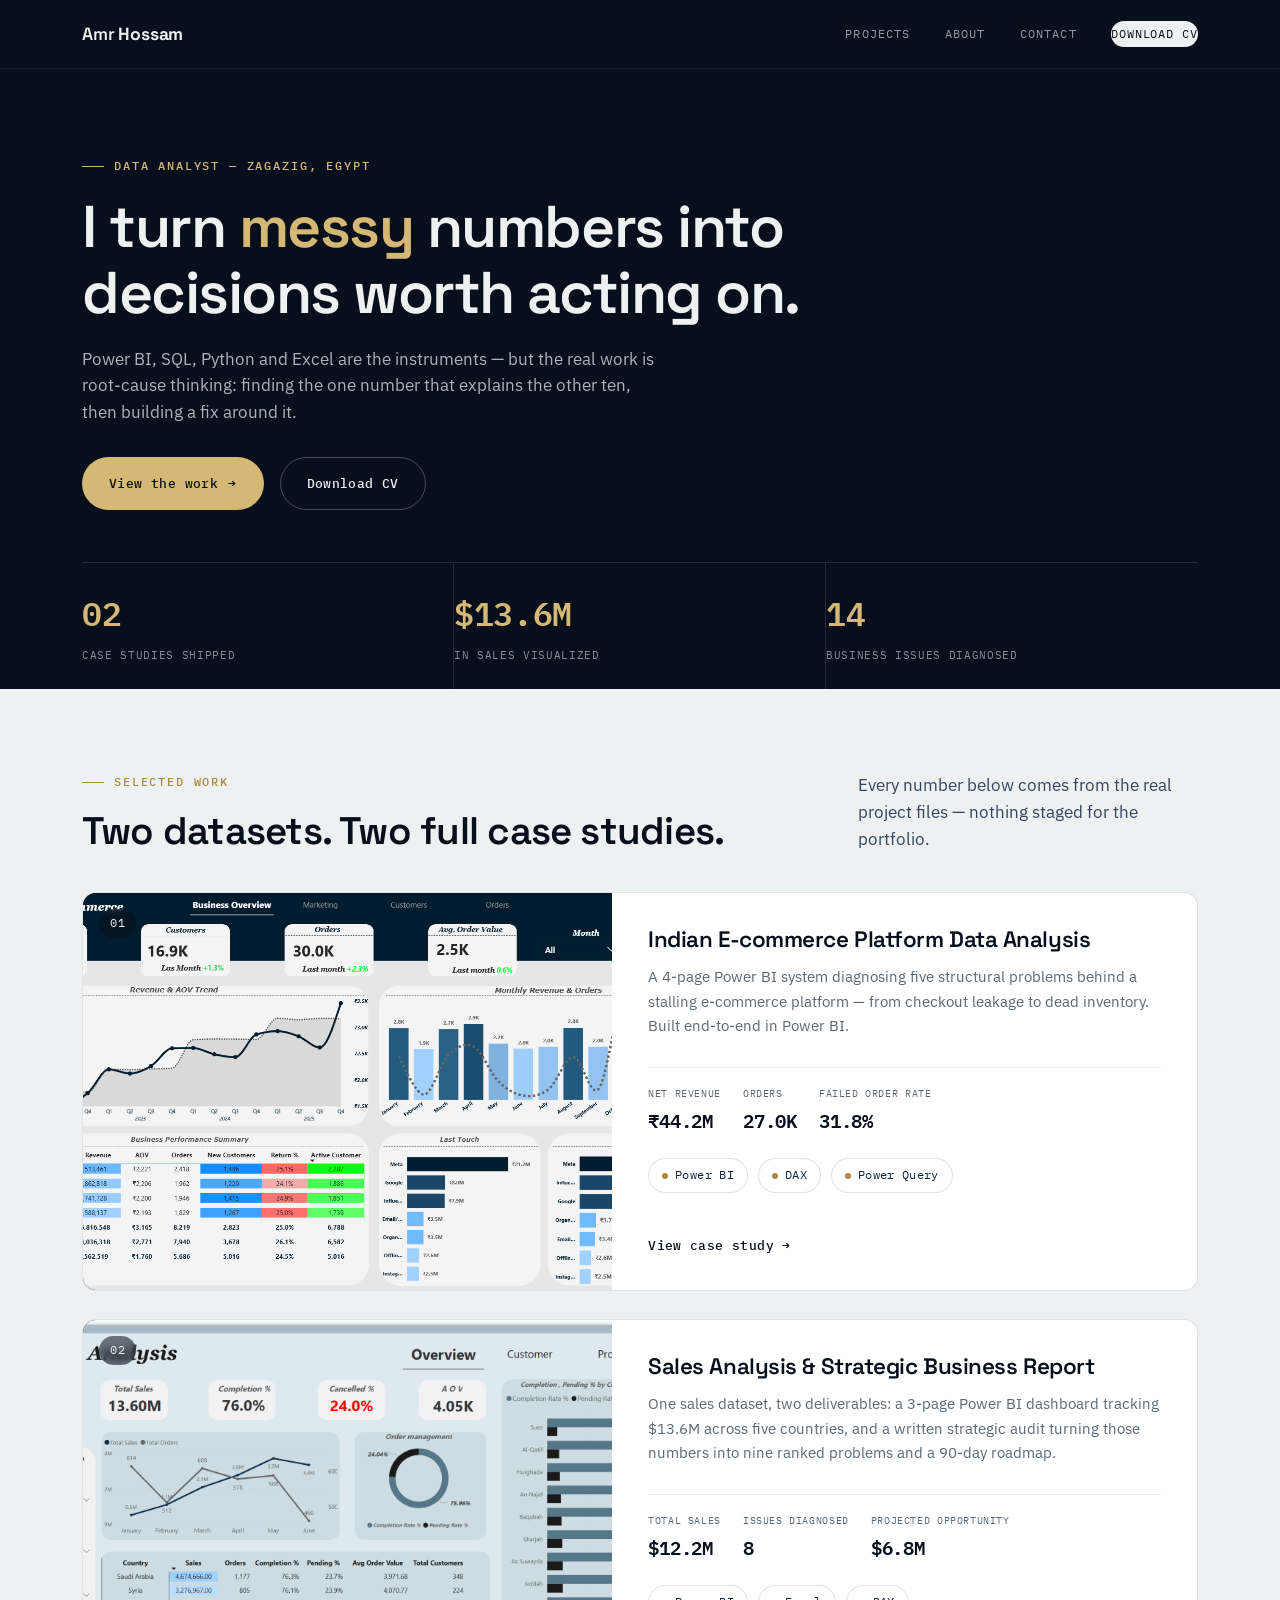
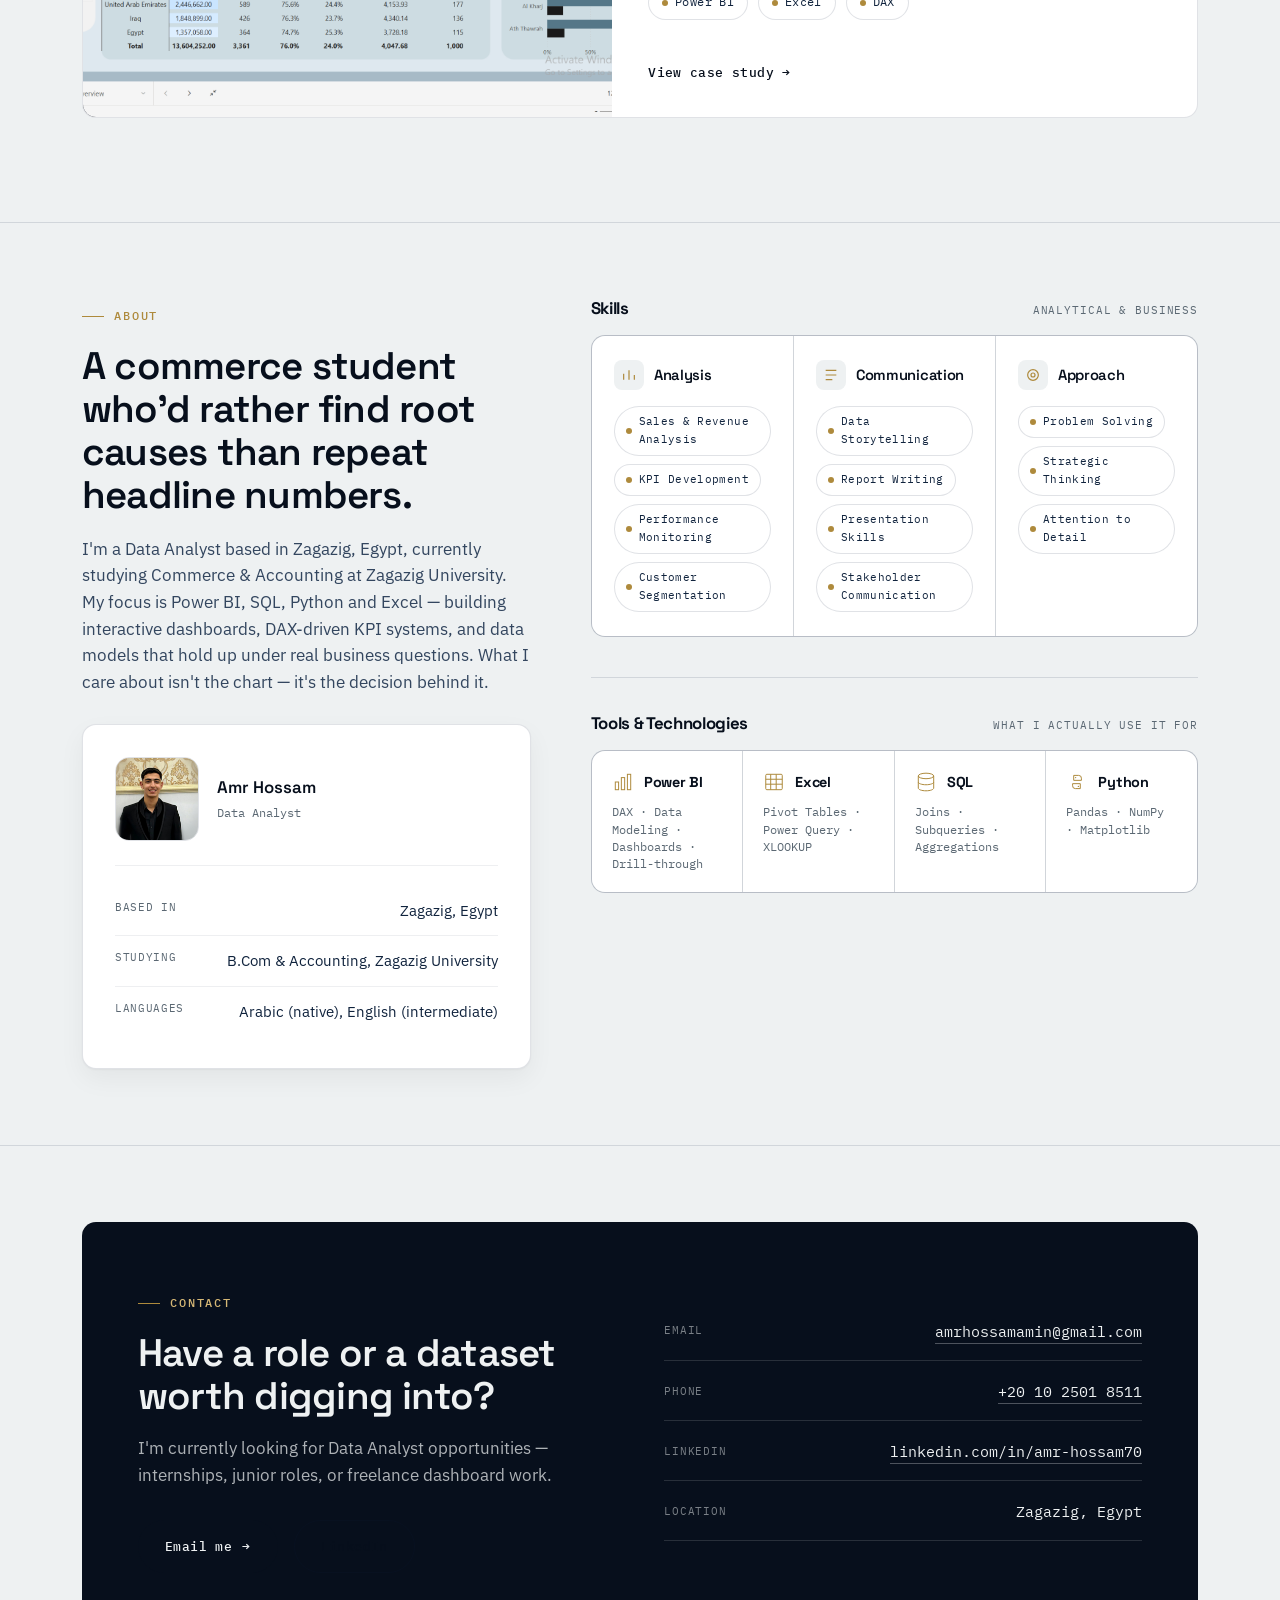
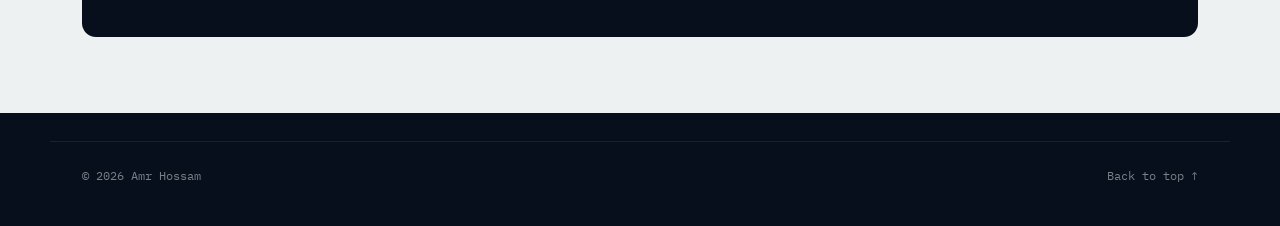
<file: index.html>
<!DOCTYPE html>
<html lang="en">
<head>
<meta charset="UTF-8">
<meta name="viewport" content="width=device-width, initial-scale=1.0">
<title>Amr Hossam — Data Analyst</title>
<meta name="description" content="Amr Hossam — Data Analyst. Power BI, SQL, Python and Excel. Portfolio of end-to-end business analytics case studies.">
<link rel="preconnect" href="https://fonts.googleapis.com">
<link rel="preconnect" href="https://fonts.gstatic.com" crossorigin>
<link href="https://fonts.googleapis.com/css2?family=Space+Grotesk:wght@500;600;700&family=IBM+Plex+Sans:wght@400;500;600;700&family=IBM+Plex+Mono:wght@400;500&display=swap" rel="stylesheet">
<link rel="stylesheet" href="styles.css">
</head>
<body>

<nav class="site-nav">
  <div class="wrap">
    <a href="#home" class="nav-mark">Amr <b>Hossam</b></a>
    <button class="nav-toggle" aria-label="Toggle menu">Menu</button>
    <div class="nav-links">
      <a href="#projects">Projects</a>
      <a href="#profile">About</a>
      <a href="#contact">Contact</a>
      <a href="assets/cv/Amr_Hossam_CV.pdf" class="nav-cta" target="_blank" rel="noopener">Download CV</a>
    </div>
  </div>
</nav>

<main>

  <!-- HERO — compact, data-led, no portrait -->
  <section id="home" class="hero">
    <div class="wrap">
      <div class="hero-copy">
        <div class="eyebrow">Data Analyst — Zagazig, Egypt</div>
        <h1 class="display-1">I turn <span>messy</span> numbers into decisions worth acting on.</h1>
        <p class="lede">Power BI, SQL, Python and Excel are the instruments — but the real work is root-cause thinking: finding the one number that explains the other ten, then building a fix around it.</p>
        <div class="hero-actions">
          <a href="#projects" class="btn btn-primary">View the work <span class="btn-arrow">→</span></a>
          <a href="assets/cv/Amr_Hossam_CV.pdf" class="btn btn-ghost" target="_blank" rel="noopener">Download CV</a>
        </div>
      </div>
      <div class="hero-stats reveal reveal-stagger">
        <div class="hero-stat"><div class="num">02</div><div class="label">Case studies shipped</div></div>
        <div class="hero-stat"><div class="num">$13.6M</div><div class="label">In sales visualized</div></div>
        <div class="hero-stat"><div class="num">14</div><div class="label">Business issues diagnosed</div></div>
      </div>
    </div>
  </section>

  <!-- PROJECTS — shown immediately, this is the proof -->
  <section id="projects">
    <div class="wrap">
      <div class="section-head reveal">
        <div>
          <div class="eyebrow">Selected Work</div>
          <h2 class="display-2">Two datasets. Two full case studies.</h2>
        </div>
        <p class="lede" style="max-width:34ch;">Every number below comes from the real project files — nothing staged for the portfolio.</p>
      </div>

      <a href="project-1.html" class="project-card reveal">
        <div class="project-thumb">
          <img src="assets/images/p1-business-overview.png" alt="Business Overview dashboard, Indian E-commerce Platform Data Analysis">
          <span class="project-num">01</span>
        </div>
        <div class="project-body">
          <h3>Indian E-commerce Platform Data Analysis</h3>
          <p>A 4-page Power BI system diagnosing five structural problems behind a stalling e-commerce platform — from checkout leakage to dead inventory. Built end-to-end in Power BI.</p>
          <div class="project-meta">
            <div class="m"><div class="k">Net Revenue</div><div class="v">₹49.1M</div></div>
            <div class="m"><div class="k">Orders</div><div class="v">30.0K</div></div>
            <div class="m"><div class="k">Failed Order Rate</div><div class="v">35.3%</div></div>
          </div>
          <div class="tag-row" style="margin-bottom:20px;">
            <span class="pill"><span class="dot"></span>Power BI</span>
            <span class="pill"><span class="dot"></span>DAX</span>
            <span class="pill"><span class="dot"></span>Power Query</span>
          </div>
          <span class="project-link">View case study <span class="arrow">→</span></span>
        </div>
      </a>

      <a href="project-2.html" class="project-card reveal">
        <div class="project-thumb">
          <img src="assets/images/p2-overview.png" alt="Sales Analysis dashboard, Overview page">
          <span class="project-num">02</span>
        </div>
        <div class="project-body">
          <h3>Sales Analysis &amp; Strategic Business Report</h3>
          <p>One sales dataset, two deliverables: a 3-page Power BI dashboard tracking $13.6M across five countries, and a written strategic audit turning those numbers into nine ranked problems and a 90-day roadmap.</p>
          <div class="project-meta">
            <div class="m"><div class="k">Total Sales</div><div class="v">$13.6M</div></div>
            <div class="m"><div class="k">Issues Diagnosed</div><div class="v">9</div></div>
            <div class="m"><div class="k">Projected Opportunity</div><div class="v">$7.5M</div></div>
          </div>
          <div class="tag-row" style="margin-bottom:20px;">
            <span class="pill"><span class="dot"></span>Power BI</span>
            <span class="pill"><span class="dot"></span>Excel</span>
            <span class="pill"><span class="dot"></span>DAX</span>
          </div>
          <span class="project-link">View case study <span class="arrow">→</span></span>
        </div>
      </a>
    </div>
  </section>

  <!-- PROFILE — About + Skills + Tools, merged into one compact section -->
  <section id="profile">
    <div class="wrap">
      <div class="profile-grid">

        <div class="reveal">
          <div class="eyebrow">About</div>
          <h2 class="display-2">A commerce student who'd rather find root causes than repeat headline numbers.</h2>
          <p class="lede" style="margin-top:20px;">I'm a Data Analyst based in Zagazig, Egypt, currently studying Commerce &amp; Accounting at Zagazig University. My focus is Power BI, SQL, Python and Excel — building interactive dashboards, DAX-driven KPI systems, and data models that hold up under real business questions. What I care about isn't the chart — it's the decision behind it.</p>

          <div class="fact-card" style="margin-top:28px;">
            <div class="fact-photo-row">
              <div class="fact-photo"><img src="assets/images/profile-square.jpg" alt="Amr Hossam"></div>
              <div>
                <div class="fact-photo-name">Amr Hossam</div>
                <div class="fact-photo-role">Data Analyst</div>
              </div>
            </div>
            <div class="fact-row"><span class="k">Based in</span><span class="v">Zagazig, Egypt</span></div>
            <div class="fact-row"><span class="k">Studying</span><span class="v">B.Com &amp; Accounting, Zagazig University</span></div>
            <div class="fact-row"><span class="k">Languages</span><span class="v">Arabic (native), English (intermediate)</span></div>
          </div>
        </div>

        <div class="reveal">
          <div class="profile-block">
            <div class="profile-sub-head"><h3>Skills</h3><span>Analytical &amp; Business</span></div>
            <div class="skill-cats">
              <div class="skill-cat">
                <div class="skill-cat-head">
                  <span class="ico"><svg viewBox="0 0 24 24" fill="none" stroke="currentColor" stroke-width="1.8"><path d="M4 19V10M12 19V5M20 19v-7"/></svg></span>
                  <h4>Analysis</h4>
                </div>
                <div class="skill-list">
                  <span class="pill"><span class="dot"></span>Sales &amp; Revenue Analysis</span>
                  <span class="pill"><span class="dot"></span>KPI Development</span>
                  <span class="pill"><span class="dot"></span>Performance Monitoring</span>
                  <span class="pill"><span class="dot"></span>Customer Segmentation</span>
                </div>
              </div>
              <div class="skill-cat">
                <div class="skill-cat-head">
                  <span class="ico"><svg viewBox="0 0 24 24" fill="none" stroke="currentColor" stroke-width="1.8"><path d="M4 5h16M4 12h16M4 19h10"/></svg></span>
                  <h4>Communication</h4>
                </div>
                <div class="skill-list">
                  <span class="pill"><span class="dot"></span>Data Storytelling</span>
                  <span class="pill"><span class="dot"></span>Report Writing</span>
                  <span class="pill"><span class="dot"></span>Presentation Skills</span>
                  <span class="pill"><span class="dot"></span>Stakeholder Communication</span>
                </div>
              </div>
              <div class="skill-cat">
                <div class="skill-cat-head">
                  <span class="ico"><svg viewBox="0 0 24 24" fill="none" stroke="currentColor" stroke-width="1.8"><circle cx="12" cy="12" r="8"/><circle cx="12" cy="12" r="3"/></svg></span>
                  <h4>Approach</h4>
                </div>
                <div class="skill-list">
                  <span class="pill"><span class="dot"></span>Problem Solving</span>
                  <span class="pill"><span class="dot"></span>Strategic Thinking</span>
                  <span class="pill"><span class="dot"></span>Attention to Detail</span>
                </div>
              </div>
            </div>
          </div>

          <div class="profile-block">
            <div class="profile-sub-head"><h3>Tools &amp; Technologies</h3><span>What I actually use it for</span></div>
            <div class="tools-grid-compact">
              <div class="tool-card-sm">
                <div class="thead">
                  <svg viewBox="0 0 40 40" fill="none" stroke="currentColor" stroke-width="1.8"><rect x="6" y="20" width="6" height="14"/><rect x="17" y="12" width="6" height="22"/><rect x="28" y="6" width="6" height="28"/></svg>
                  <h4>Power BI</h4>
                </div>
                <p>DAX · Data Modeling · Dashboards · Drill-through</p>
              </div>
              <div class="tool-card-sm">
                <div class="thead">
                  <svg viewBox="0 0 40 40" fill="none" stroke="currentColor" stroke-width="1.8"><rect x="5" y="6" width="30" height="28" rx="2"/><path d="M5 15h30M5 24h30M14 6v28M24 6v28"/></svg>
                  <h4>Excel</h4>
                </div>
                <p>Pivot Tables · Power Query · XLOOKUP</p>
              </div>
              <div class="tool-card-sm">
                <div class="thead">
                  <svg viewBox="0 0 40 40" fill="none" stroke="currentColor" stroke-width="1.8"><ellipse cx="20" cy="9" rx="14" ry="5"/><path d="M6 9v11c0 2.8 6.3 5 14 5s14-2.2 14-5V9"/><path d="M6 20v11c0 2.8 6.3 5 14 5s14-2.2 14-5V20"/></svg>
                  <h4>SQL</h4>
                </div>
                <p>Joins · Subqueries · Aggregations</p>
              </div>
              <div class="tool-card-sm">
                <div class="thead">
                  <svg viewBox="0 0 40 40" fill="none" stroke="currentColor" stroke-width="1.8"><path d="M14 8h9a5 5 0 0 1 5 5v4H14z"/><path d="M26 32h-9a5 5 0 0 1-5-5v-4h14z"/><circle cx="17.5" cy="12" r="1.2" fill="currentColor" stroke="none"/><circle cx="22.5" cy="28" r="1.2" fill="currentColor" stroke="none"/></svg>
                  <h4>Python</h4>
                </div>
                <p>Pandas · NumPy · Matplotlib</p>
              </div>
            </div>
          </div>
        </div>

      </div>
    </div>
  </section>

  <!-- CONTACT -->
  <section id="contact">
    <div class="wrap">
      <div class="reveal">
        <div class="contact-band">
          <div>
            <div class="eyebrow" style="color:var(--gold-soft)">Contact</div>
            <h2 class="display-2">Have a role or a dataset worth digging into?</h2>
            <p class="lede" style="color:rgba(238,241,242,0.72); margin-top:18px;">I'm currently looking for Data Analyst opportunities — internships, junior roles, or freelance dashboard work.</p>
            <div class="hero-actions">
              <a href="mailto:amrhossamamin@gmail.com" class="btn btn-primary">Email me <span class="btn-arrow">→</span></a>
              <a href="https://linkedin.com/in/amr-hossam70" target="_blank" rel="noopener" class="btn btn-ghost">LinkedIn</a>
            </div>
          </div>
          <div class="contact-list">
            <div class="contact-item"><span class="k">Email</span><a class="v" href="mailto:amrhossamamin@gmail.com">amrhossamamin@gmail.com</a></div>
            <div class="contact-item"><span class="k">Phone</span><a class="v" href="tel:+201025018511">+20 10 2501 8511</a></div>
            <div class="contact-item"><span class="k">LinkedIn</span><a class="v" href="https://linkedin.com/in/amr-hossam70" target="_blank" rel="noopener">linkedin.com/in/amr-hossam70</a></div>
            <div class="contact-item"><span class="k">Location</span><span class="v">Zagazig, Egypt</span></div>
          </div>
        </div>
      </div>
    </div>
  </section>

</main>

<footer>
  <div class="wrap">
    <span>© 2026 Amr Hossam</span>
    <a href="#home">Back to top ↑</a>
  </div>
</footer>

<script src="script.js"></script>
</body>
</html>
</file>
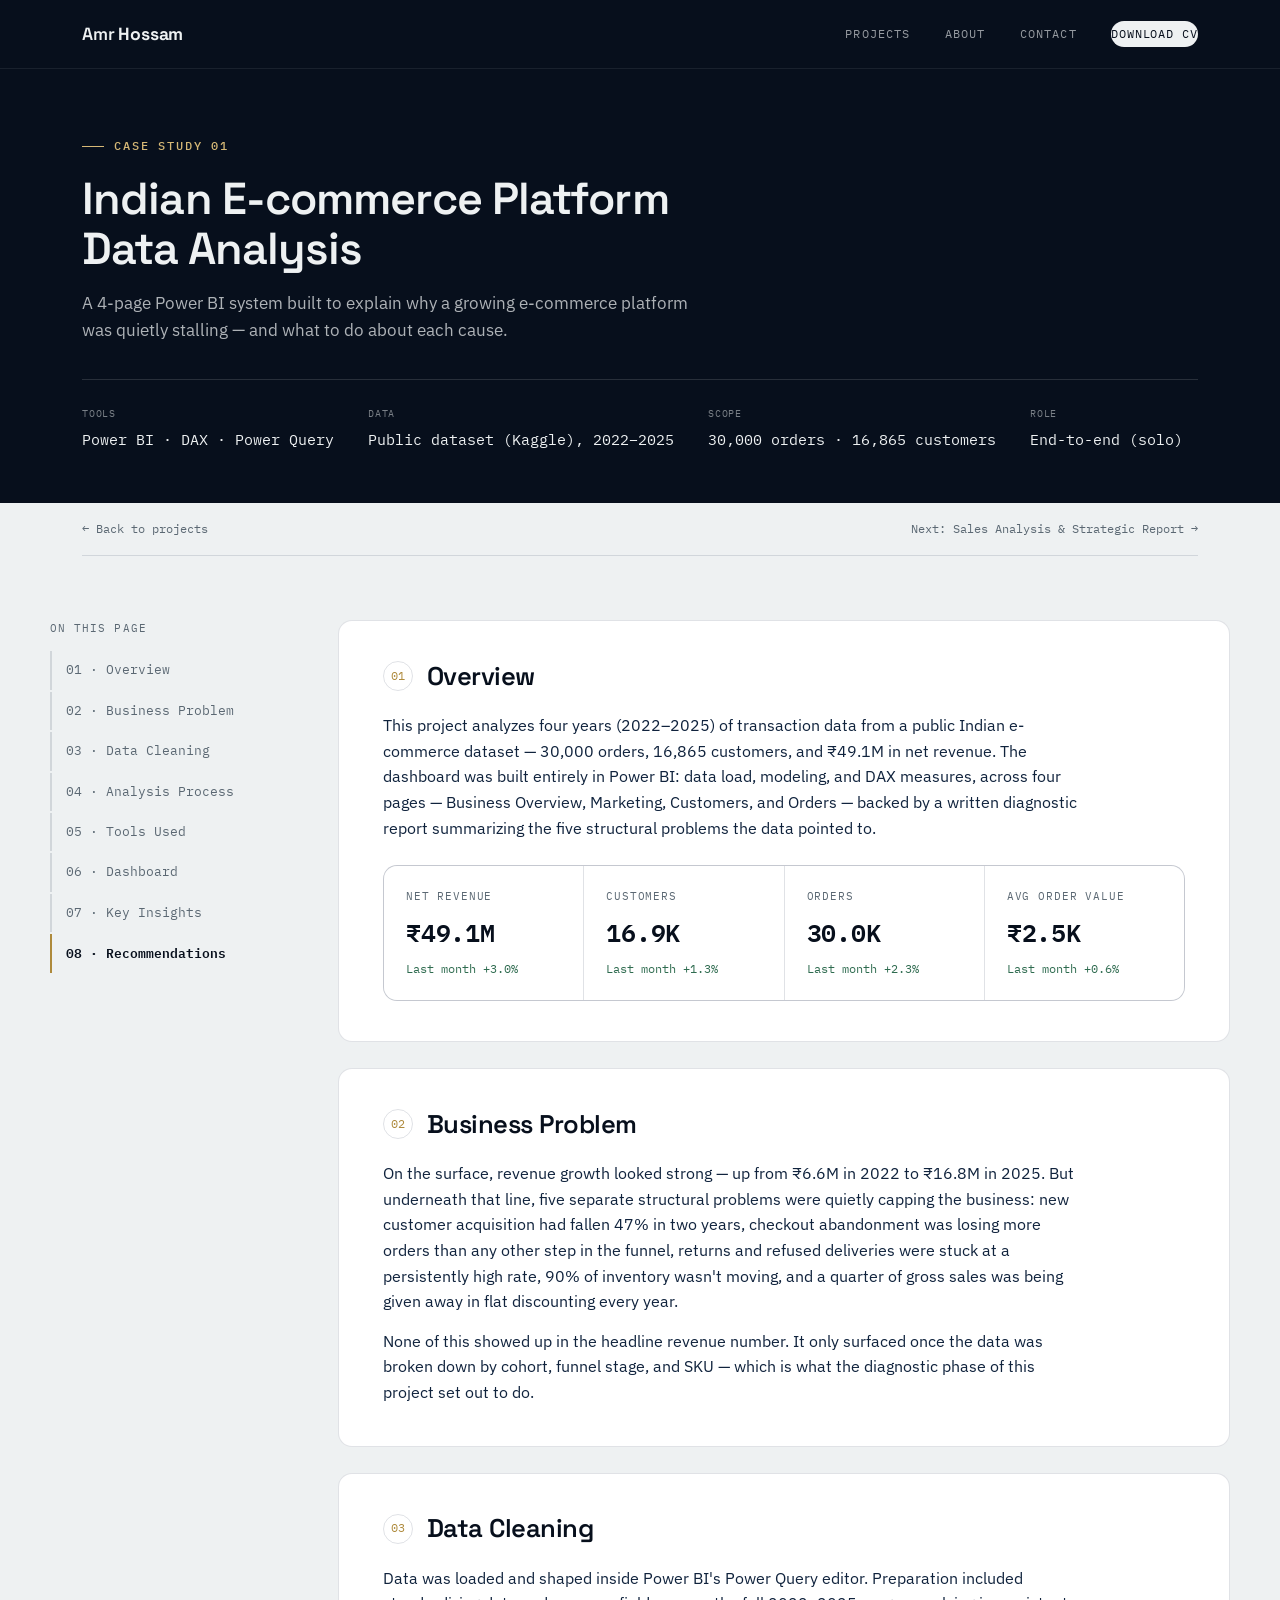
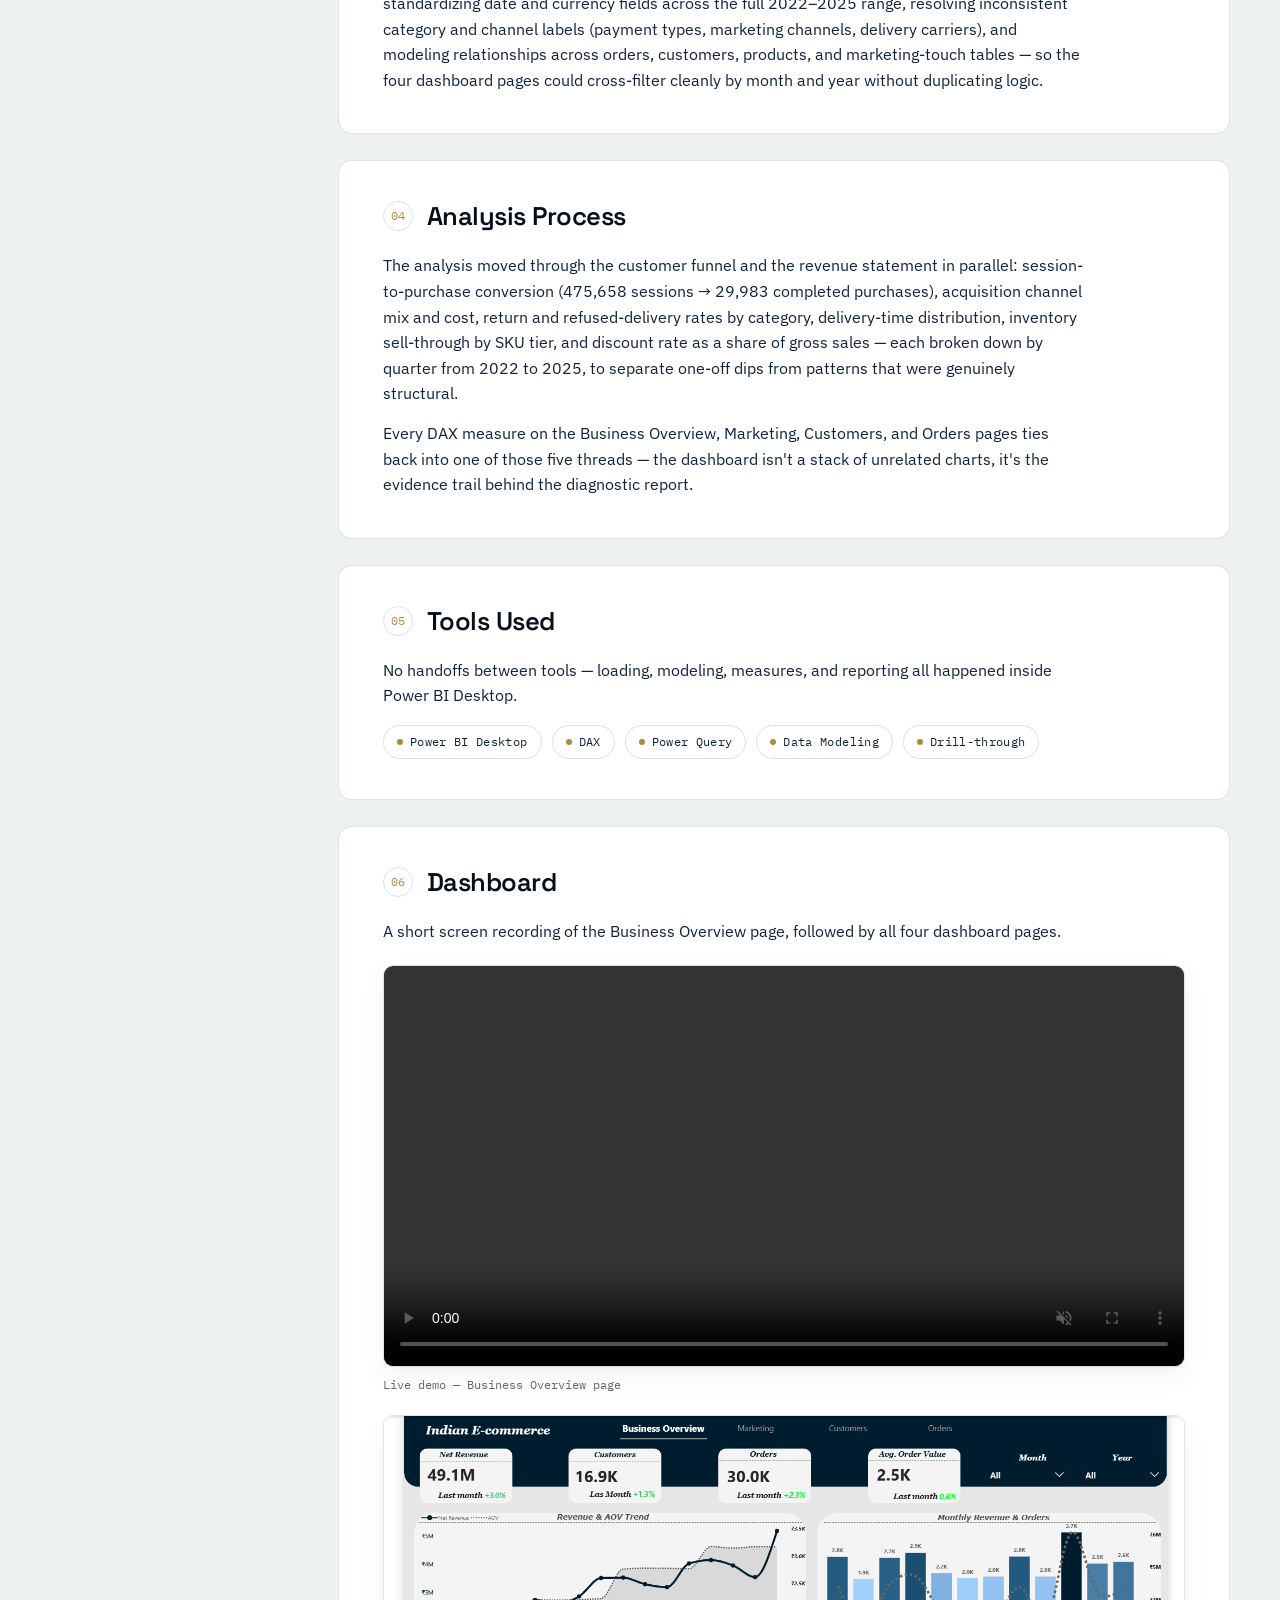
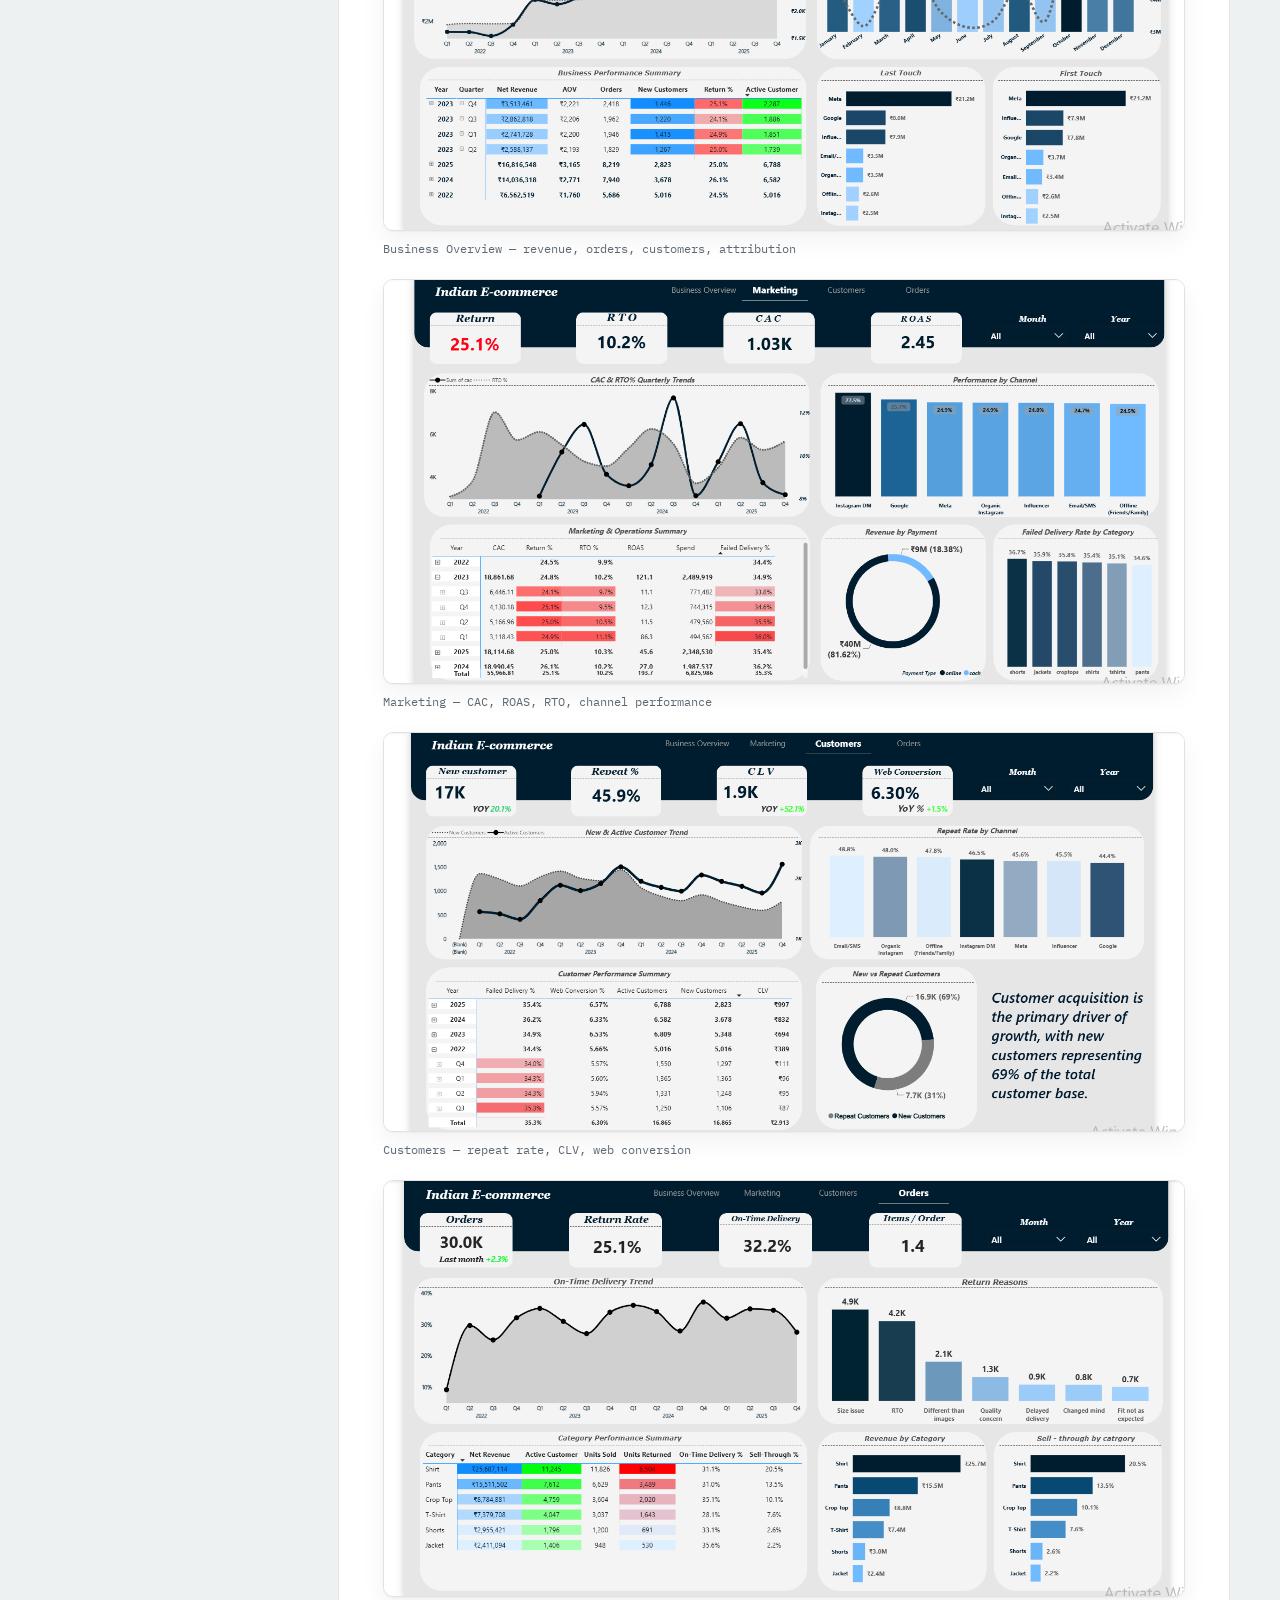
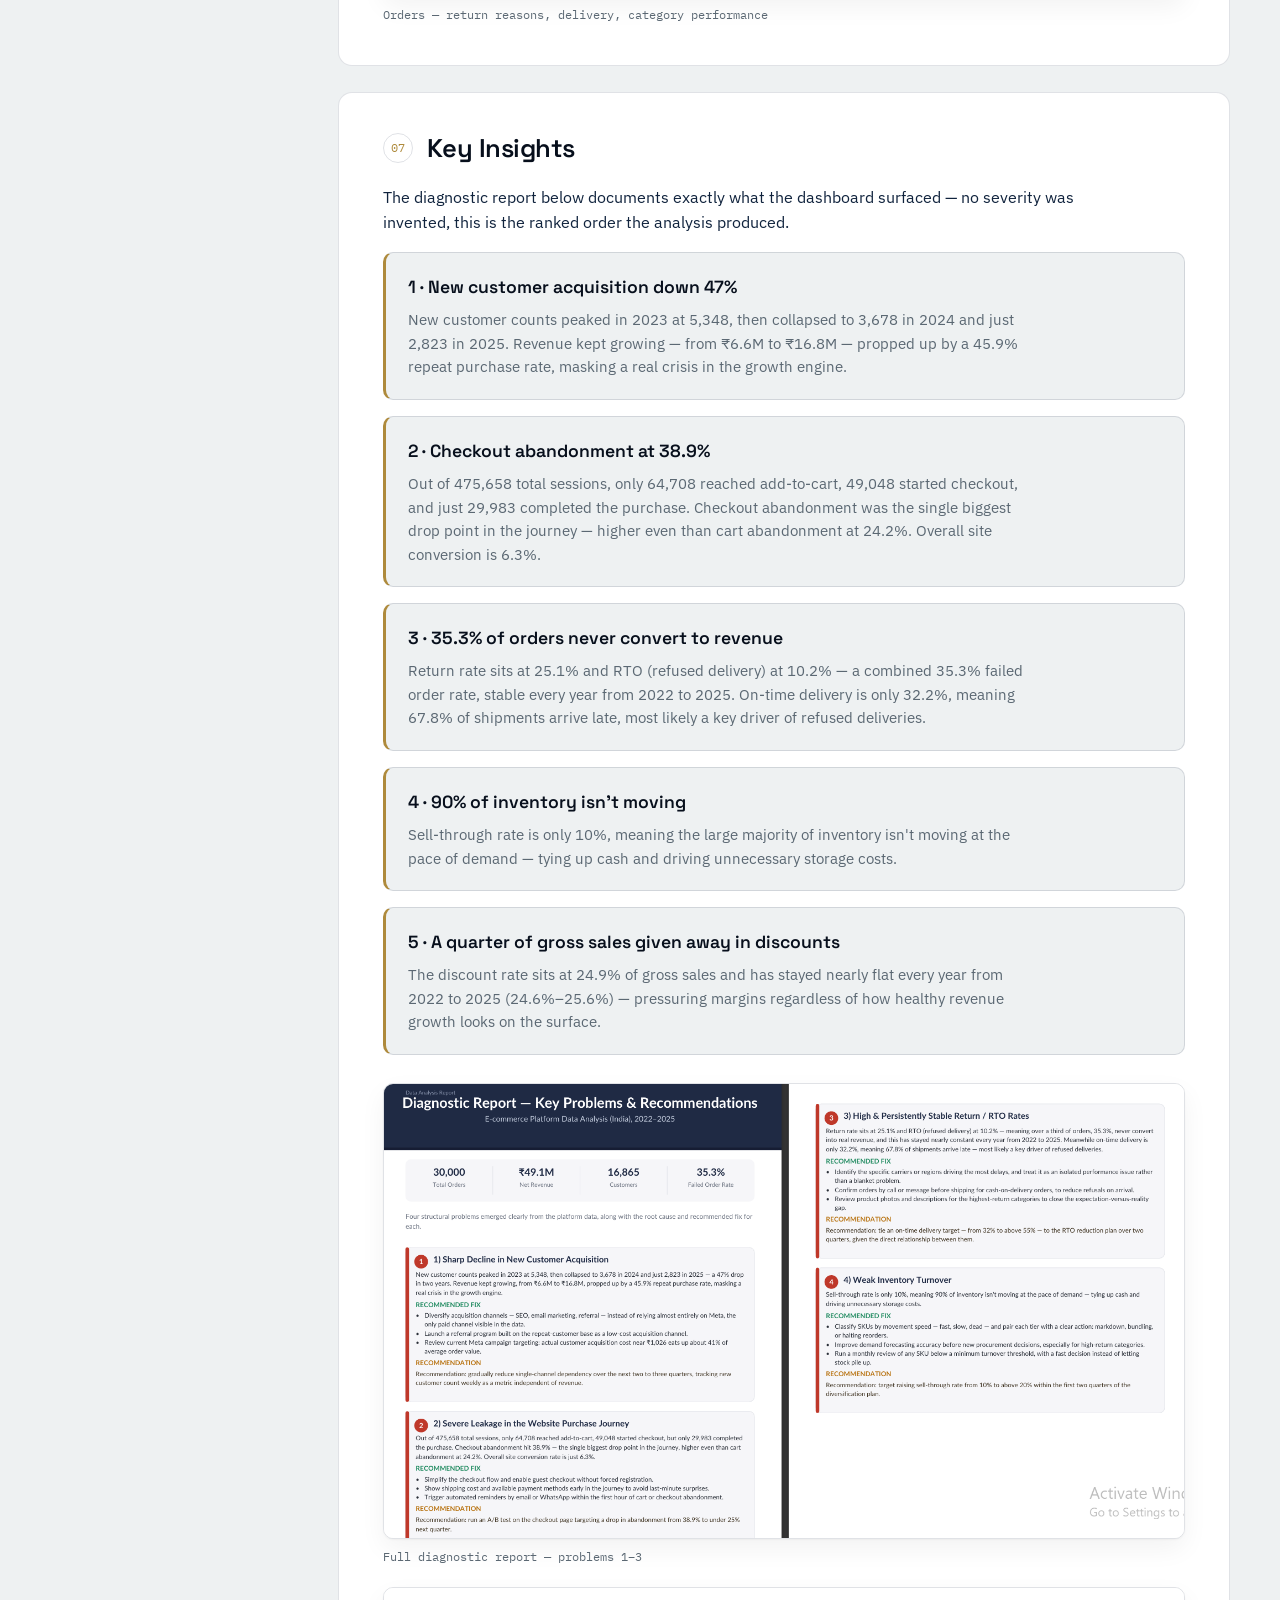
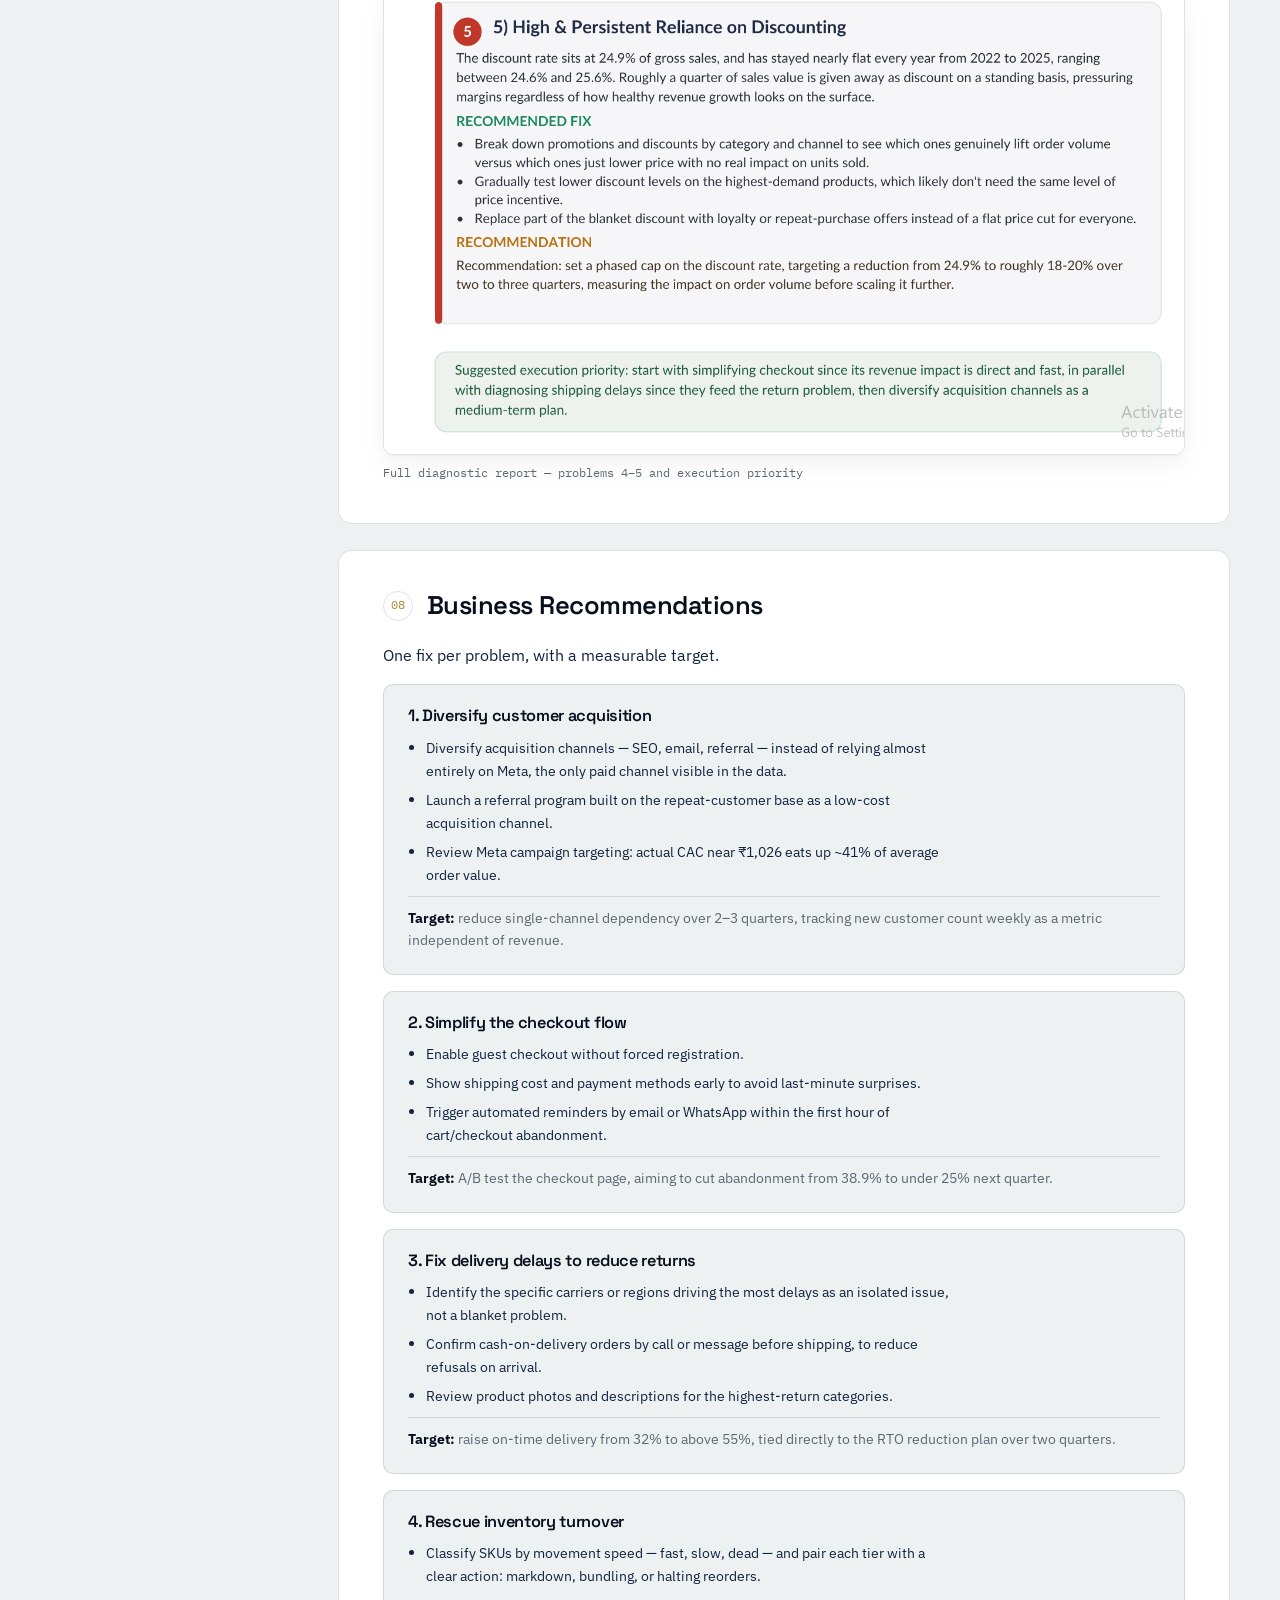
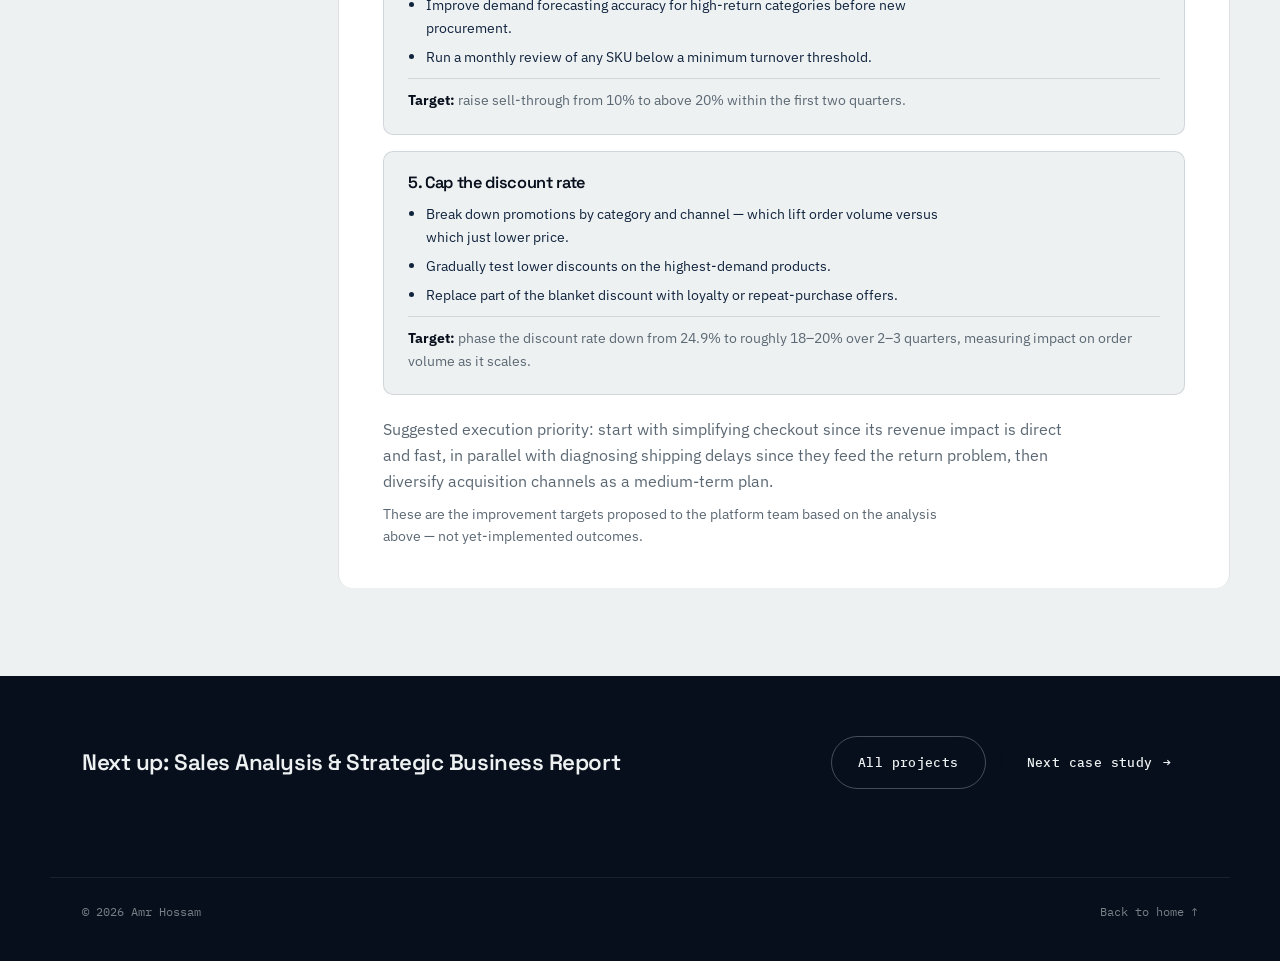
<file: project-1.html>
<!DOCTYPE html>
<html lang="en">
<head>
<meta charset="UTF-8">
<meta name="viewport" content="width=device-width, initial-scale=1.0">
<title>Indian E-commerce Platform Data Analysis — Amr Hossam</title>
<meta name="description" content="Case study: a 4-page Power BI system diagnosing five structural problems behind a stalling e-commerce platform.">
<link rel="preconnect" href="https://fonts.googleapis.com">
<link rel="preconnect" href="https://fonts.gstatic.com" crossorigin>
<link href="https://fonts.googleapis.com/css2?family=Space+Grotesk:wght@500;600;700&family=IBM+Plex+Sans:wght@400;500;600;700&family=IBM+Plex+Mono:wght@400;500&display=swap" rel="stylesheet">
<link rel="stylesheet" href="styles.css">
</head>
<body>

<nav class="site-nav">
  <div class="wrap">
    <a href="index.html" class="nav-mark">Amr <b>Hossam</b></a>
    <button class="nav-toggle" aria-label="Toggle menu">Menu</button>
    <div class="nav-links">
      <a href="index.html#projects">Projects</a>
      <a href="index.html#profile">About</a>
      <a href="index.html#contact">Contact</a>
      <a href="assets/cv/Amr_Hossam_CV.pdf" class="nav-cta" target="_blank" rel="noopener">Download CV</a>
    </div>
  </div>
</nav>

<header class="cs-hero">
  <div class="wrap">
    <div class="eyebrow">Case Study 01</div>
    <h1>Indian E-commerce Platform Data Analysis</h1>
    <p class="lede">A 4-page Power BI system built to explain why a growing e-commerce platform was quietly stalling — and what to do about each cause.</p>
    <div class="cs-meta-row">
      <div class="m"><div class="k">Tools</div><div class="v">Power BI · DAX · Power Query</div></div>
      <div class="m"><div class="k">Data</div><div class="v">Public dataset (Kaggle), 2022–2025</div></div>
      <div class="m"><div class="k">Scope</div><div class="v">30,000 orders · 16,865 customers</div></div>
      <div class="m"><div class="k">Role</div><div class="v">End-to-end (solo)</div></div>
    </div>
  </div>
</header>

<div class="wrap">
  <div class="cs-nav-links">
    <a href="index.html#projects">← Back to projects</a>
    <a href="project-2.html">Next: Sales Analysis &amp; Strategic Report →</a>
  </div>
</div>

<main>
<div class="wrap cs-body">
  <div class="cs-layout">

    <nav class="cs-toc">
      <div class="cs-toc-label">On this page</div>
      <a href="#overview">01 · Overview</a>
      <a href="#problem">02 · Business Problem</a>
      <a href="#cleaning">03 · Data Cleaning</a>
      <a href="#process">04 · Analysis Process</a>
      <a href="#tools">05 · Tools Used</a>
      <a href="#dashboard">06 · Dashboard</a>
      <a href="#insights">07 · Key Insights</a>
      <a href="#recommendations">08 · Recommendations</a>
    </nav>

    <div class="cs-sections">

      <section class="cs-card reveal" id="overview">
        <div class="cs-card-head"><div class="cs-card-num">01</div><h2>Overview</h2></div>
        <p>This project analyzes four years (2022–2025) of transaction data from a public Indian e-commerce dataset — 30,000 orders, 16,865 customers, and ₹49.1M in net revenue. The dashboard was built entirely in Power BI: data load, modeling, and DAX measures, across four pages — Business Overview, Marketing, Customers, and Orders — backed by a written diagnostic report summarizing the five structural problems the data pointed to.</p>
        <div class="kpi-row" style="margin-top:24px;">
          <div class="kpi-card"><div class="label">Net Revenue</div><div class="value">₹49.1M</div><div class="delta up">Last month +3.0%</div></div>
          <div class="kpi-card"><div class="label">Customers</div><div class="value">16.9K</div><div class="delta up">Last month +1.3%</div></div>
          <div class="kpi-card"><div class="label">Orders</div><div class="value">30.0K</div><div class="delta up">Last month +2.3%</div></div>
          <div class="kpi-card"><div class="label">Avg Order Value</div><div class="value">₹2.5K</div><div class="delta up">Last month +0.6%</div></div>
        </div>
      </section>

      <section class="cs-card reveal" id="problem">
        <div class="cs-card-head"><div class="cs-card-num">02</div><h2>Business Problem</h2></div>
        <p>On the surface, revenue growth looked strong — up from ₹6.6M in 2022 to ₹16.8M in 2025. But underneath that line, five separate structural problems were quietly capping the business: new customer acquisition had fallen 47% in two years, checkout abandonment was losing more orders than any other step in the funnel, returns and refused deliveries were stuck at a persistently high rate, 90% of inventory wasn't moving, and a quarter of gross sales was being given away in flat discounting every year.</p>
        <p>None of this showed up in the headline revenue number. It only surfaced once the data was broken down by cohort, funnel stage, and SKU — which is what the diagnostic phase of this project set out to do.</p>
      </section>

      <section class="cs-card reveal" id="cleaning">
        <div class="cs-card-head"><div class="cs-card-num">03</div><h2>Data Cleaning</h2></div>
        <p>Data was loaded and shaped inside Power BI's Power Query editor. Preparation included standardizing date and currency fields across the full 2022–2025 range, resolving inconsistent category and channel labels (payment types, marketing channels, delivery carriers), and modeling relationships across orders, customers, products, and marketing-touch tables — so the four dashboard pages could cross-filter cleanly by month and year without duplicating logic.</p>
      </section>

      <section class="cs-card reveal" id="process">
        <div class="cs-card-head"><div class="cs-card-num">04</div><h2>Analysis Process</h2></div>
        <p>The analysis moved through the customer funnel and the revenue statement in parallel: session-to-purchase conversion (475,658 sessions → 29,983 completed purchases), acquisition channel mix and cost, return and refused-delivery rates by category, delivery-time distribution, inventory sell-through by SKU tier, and discount rate as a share of gross sales — each broken down by quarter from 2022 to 2025, to separate one-off dips from patterns that were genuinely structural.</p>
        <p>Every DAX measure on the Business Overview, Marketing, Customers, and Orders pages ties back into one of those five threads — the dashboard isn't a stack of unrelated charts, it's the evidence trail behind the diagnostic report.</p>
      </section>

      <section class="cs-card reveal" id="tools">
        <div class="cs-card-head"><div class="cs-card-num">05</div><h2>Tools Used</h2></div>
        <p>No handoffs between tools — loading, modeling, measures, and reporting all happened inside Power BI Desktop.</p>
        <div class="tag-row" style="margin-top:16px;">
          <span class="pill"><span class="dot"></span>Power BI Desktop</span>
          <span class="pill"><span class="dot"></span>DAX</span>
          <span class="pill"><span class="dot"></span>Power Query</span>
          <span class="pill"><span class="dot"></span>Data Modeling</span>
          <span class="pill"><span class="dot"></span>Drill-through</span>
        </div>
      </section>

      <section class="cs-card reveal" id="dashboard">
        <div class="cs-card-head"><div class="cs-card-num">06</div><h2>Dashboard</h2></div>
        <p>A short screen recording of the Business Overview page, followed by all four dashboard pages.</p>
        <div class="shot"><video src="assets/video/p1-demo.mp4" controls muted playsinline preload="metadata"></video></div>
        <div class="shot-caption">Live demo — Business Overview page</div>
        <div class="shot"><img src="assets/images/p1-business-overview.png" alt="Business Overview dashboard page"></div>
        <div class="shot-caption">Business Overview — revenue, orders, customers, attribution</div>
        <div class="shot"><img src="assets/images/p1-marketing.png" alt="Marketing dashboard page"></div>
        <div class="shot-caption">Marketing — CAC, ROAS, RTO, channel performance</div>
        <div class="shot"><img src="assets/images/p1-customers.png" alt="Customers dashboard page"></div>
        <div class="shot-caption">Customers — repeat rate, CLV, web conversion</div>
        <div class="shot"><img src="assets/images/p1-orders.png" alt="Orders dashboard page"></div>
        <div class="shot-caption">Orders — return reasons, delivery, category performance</div>
      </section>

      <section class="cs-card reveal" id="insights">
        <div class="cs-card-head"><div class="cs-card-num">07</div><h2>Key Insights</h2></div>
        <p>The diagnostic report below documents exactly what the dashboard surfaced — no severity was invented, this is the ranked order the analysis produced.</p>

        <div class="finding-card"><div class="stat">1 · New customer acquisition down 47%</div><p>New customer counts peaked in 2023 at 5,348, then collapsed to 3,678 in 2024 and just 2,823 in 2025. Revenue kept growing — from ₹6.6M to ₹16.8M — propped up by a 45.9% repeat purchase rate, masking a real crisis in the growth engine.</p></div>
        <div class="finding-card"><div class="stat">2 · Checkout abandonment at 38.9%</div><p>Out of 475,658 total sessions, only 64,708 reached add-to-cart, 49,048 started checkout, and just 29,983 completed the purchase. Checkout abandonment was the single biggest drop point in the journey — higher even than cart abandonment at 24.2%. Overall site conversion is 6.3%.</p></div>
        <div class="finding-card"><div class="stat">3 · 35.3% of orders never convert to revenue</div><p>Return rate sits at 25.1% and RTO (refused delivery) at 10.2% — a combined 35.3% failed order rate, stable every year from 2022 to 2025. On-time delivery is only 32.2%, meaning 67.8% of shipments arrive late, most likely a key driver of refused deliveries.</p></div>
        <div class="finding-card"><div class="stat">4 · 90% of inventory isn't moving</div><p>Sell-through rate is only 10%, meaning the large majority of inventory isn't moving at the pace of demand — tying up cash and driving unnecessary storage costs.</p></div>
        <div class="finding-card"><div class="stat">5 · A quarter of gross sales given away in discounts</div><p>The discount rate sits at 24.9% of gross sales and has stayed nearly flat every year from 2022 to 2025 (24.6%–25.6%) — pressuring margins regardless of how healthy revenue growth looks on the surface.</p></div>

        <div class="shot" style="margin-top:28px;"><img src="assets/images/p1-diagnostic-1.png" alt="Diagnostic report page 1"></div>
        <div class="shot-caption">Full diagnostic report — problems 1–3</div>
        <div class="shot"><img src="assets/images/p1-diagnostic-2.png" alt="Diagnostic report page 2"></div>
        <div class="shot-caption">Full diagnostic report — problems 4–5 and execution priority</div>
      </section>

      <section class="cs-card reveal" id="recommendations">
        <div class="cs-card-head"><div class="cs-card-num">08</div><h2>Business Recommendations</h2></div>
        <p>One fix per problem, with a measurable target.</p>

        <div class="fix-card">
          <div class="fix-head"><h4>1. Diversify customer acquisition</h4></div>
          <ul>
            <li>Diversify acquisition channels — SEO, email, referral — instead of relying almost entirely on Meta, the only paid channel visible in the data.</li>
            <li>Launch a referral program built on the repeat-customer base as a low-cost acquisition channel.</li>
            <li>Review Meta campaign targeting: actual CAC near ₹1,026 eats up ~41% of average order value.</li>
          </ul>
          <div class="rec"><b>Target:</b> reduce single-channel dependency over 2–3 quarters, tracking new customer count weekly as a metric independent of revenue.</div>
        </div>

        <div class="fix-card">
          <div class="fix-head"><h4>2. Simplify the checkout flow</h4></div>
          <ul>
            <li>Enable guest checkout without forced registration.</li>
            <li>Show shipping cost and payment methods early to avoid last-minute surprises.</li>
            <li>Trigger automated reminders by email or WhatsApp within the first hour of cart/checkout abandonment.</li>
          </ul>
          <div class="rec"><b>Target:</b> A/B test the checkout page, aiming to cut abandonment from 38.9% to under 25% next quarter.</div>
        </div>

        <div class="fix-card">
          <div class="fix-head"><h4>3. Fix delivery delays to reduce returns</h4></div>
          <ul>
            <li>Identify the specific carriers or regions driving the most delays as an isolated issue, not a blanket problem.</li>
            <li>Confirm cash-on-delivery orders by call or message before shipping, to reduce refusals on arrival.</li>
            <li>Review product photos and descriptions for the highest-return categories.</li>
          </ul>
          <div class="rec"><b>Target:</b> raise on-time delivery from 32% to above 55%, tied directly to the RTO reduction plan over two quarters.</div>
        </div>

        <div class="fix-card">
          <div class="fix-head"><h4>4. Rescue inventory turnover</h4></div>
          <ul>
            <li>Classify SKUs by movement speed — fast, slow, dead — and pair each tier with a clear action: markdown, bundling, or halting reorders.</li>
            <li>Improve demand forecasting accuracy for high-return categories before new procurement.</li>
            <li>Run a monthly review of any SKU below a minimum turnover threshold.</li>
          </ul>
          <div class="rec"><b>Target:</b> raise sell-through from 10% to above 20% within the first two quarters.</div>
        </div>

        <div class="fix-card">
          <div class="fix-head"><h4>5. Cap the discount rate</h4></div>
          <ul>
            <li>Break down promotions by category and channel — which lift order volume versus which just lower price.</li>
            <li>Gradually test lower discounts on the highest-demand products.</li>
            <li>Replace part of the blanket discount with loyalty or repeat-purchase offers.</li>
          </ul>
          <div class="rec"><b>Target:</b> phase the discount rate down from 24.9% to roughly 18–20% over 2–3 quarters, measuring impact on order volume as it scales.</div>
        </div>

        <p style="margin-top:22px; color:var(--sage);">Suggested execution priority: start with simplifying checkout since its revenue impact is direct and fast, in parallel with diagnosing shipping delays since they feed the return problem, then diversify acquisition channels as a medium-term plan.</p>
        <p style="margin-top:10px; font-size:0.85rem; color:var(--sage);">These are the improvement targets proposed to the platform team based on the analysis above — not yet-implemented outcomes.</p>
      </section>

    </div>
  </div>
</div>
</main>

<div class="cs-cta">
  <div class="wrap cs-cta-inner">
    <h3>Next up: Sales Analysis &amp; Strategic Business Report</h3>
    <div style="display:flex; gap:14px; flex-wrap:wrap;">
      <a href="index.html#projects" class="btn btn-ghost">All projects</a>
      <a href="project-2.html" class="btn btn-primary">Next case study <span class="btn-arrow">→</span></a>
    </div>
  </div>
</div>

<footer>
  <div class="wrap">
    <span>© 2026 Amr Hossam</span>
    <a href="index.html">Back to home ↑</a>
  </div>
</footer>

<script src="script.js"></script>
</body>
</html>
</file>
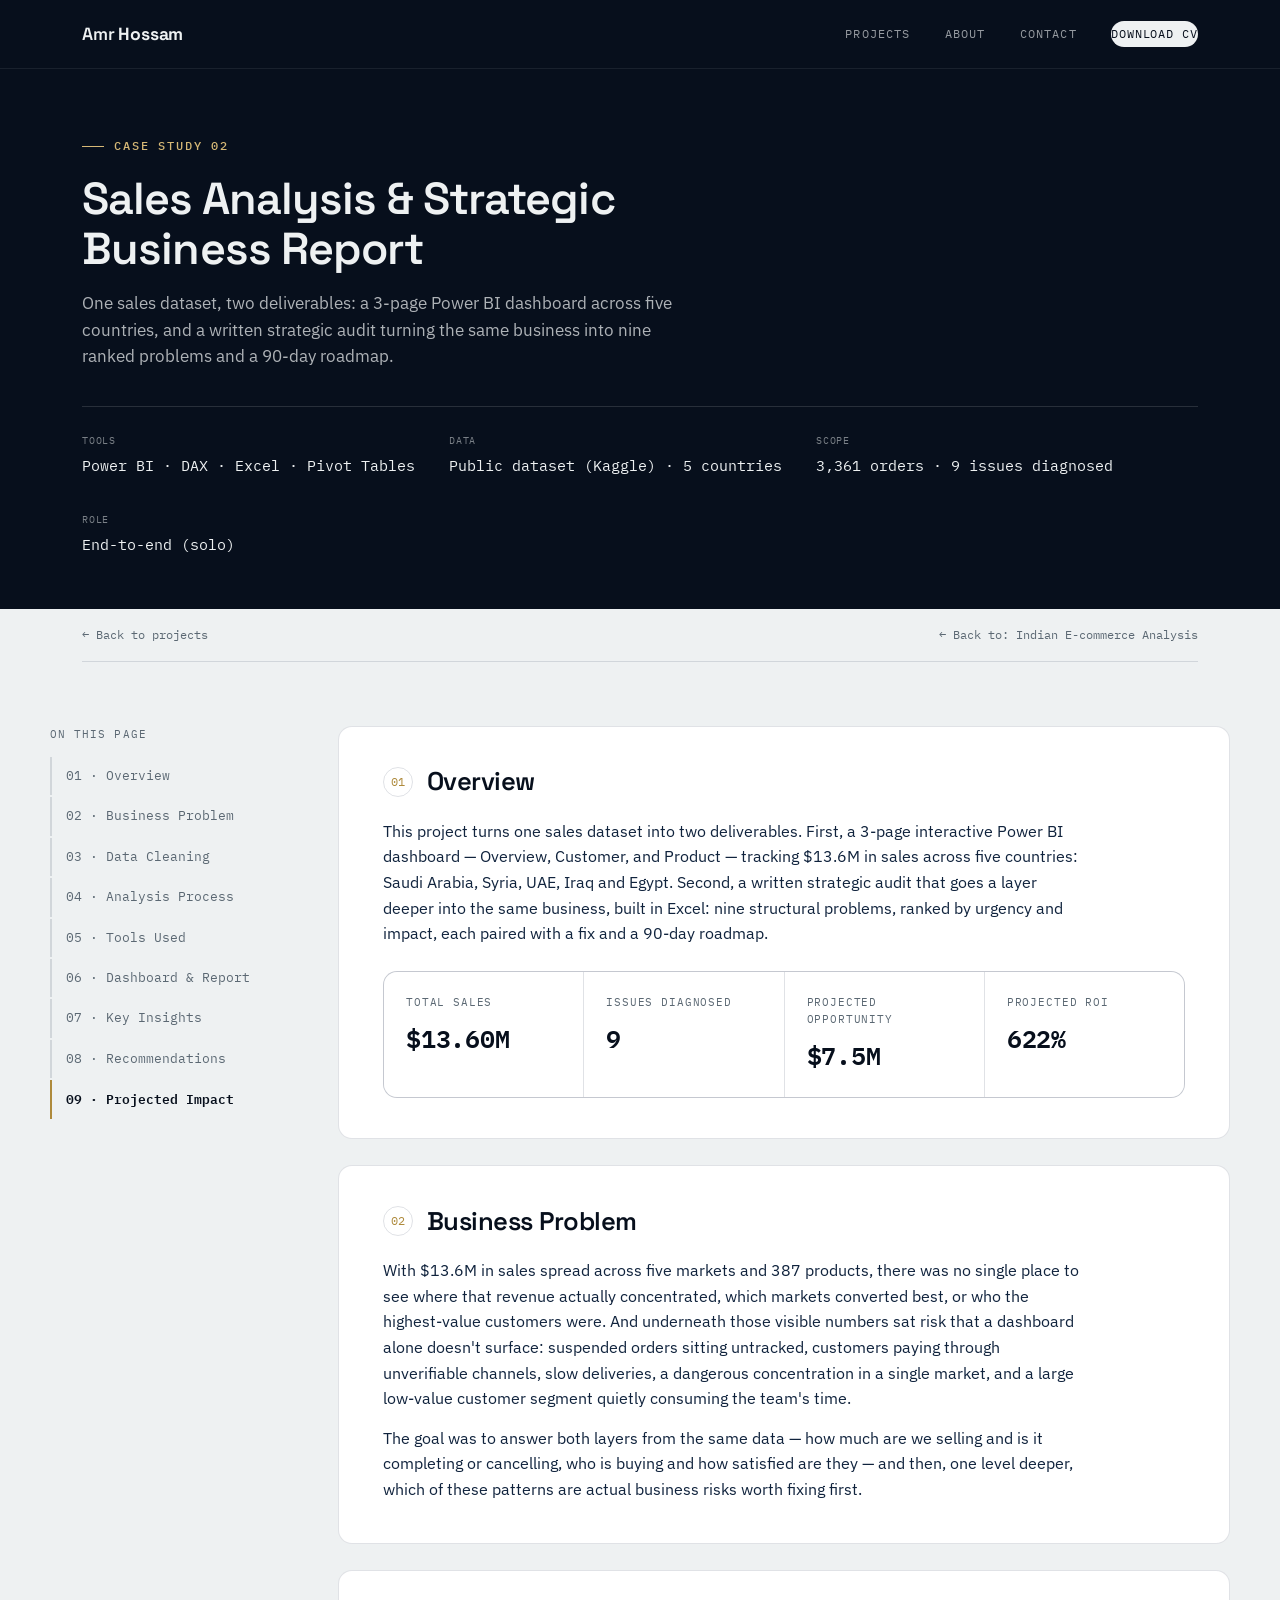
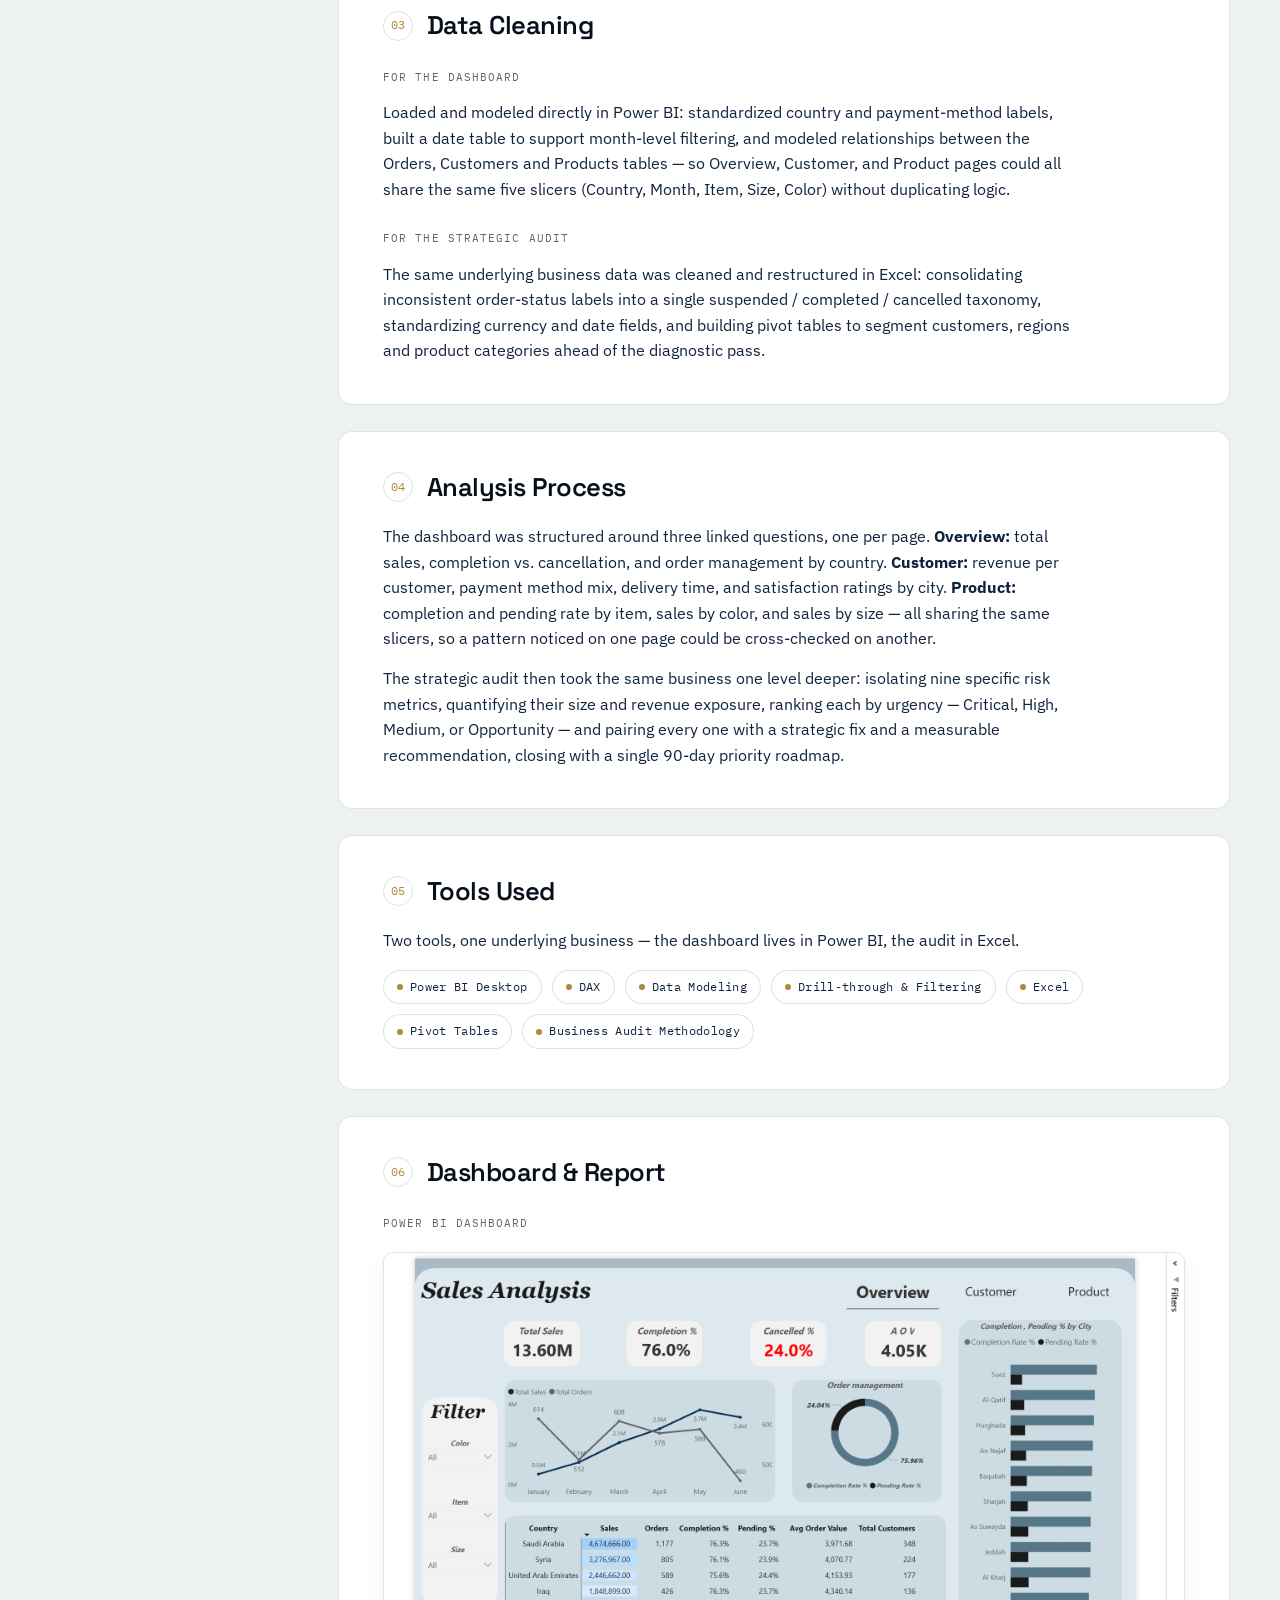
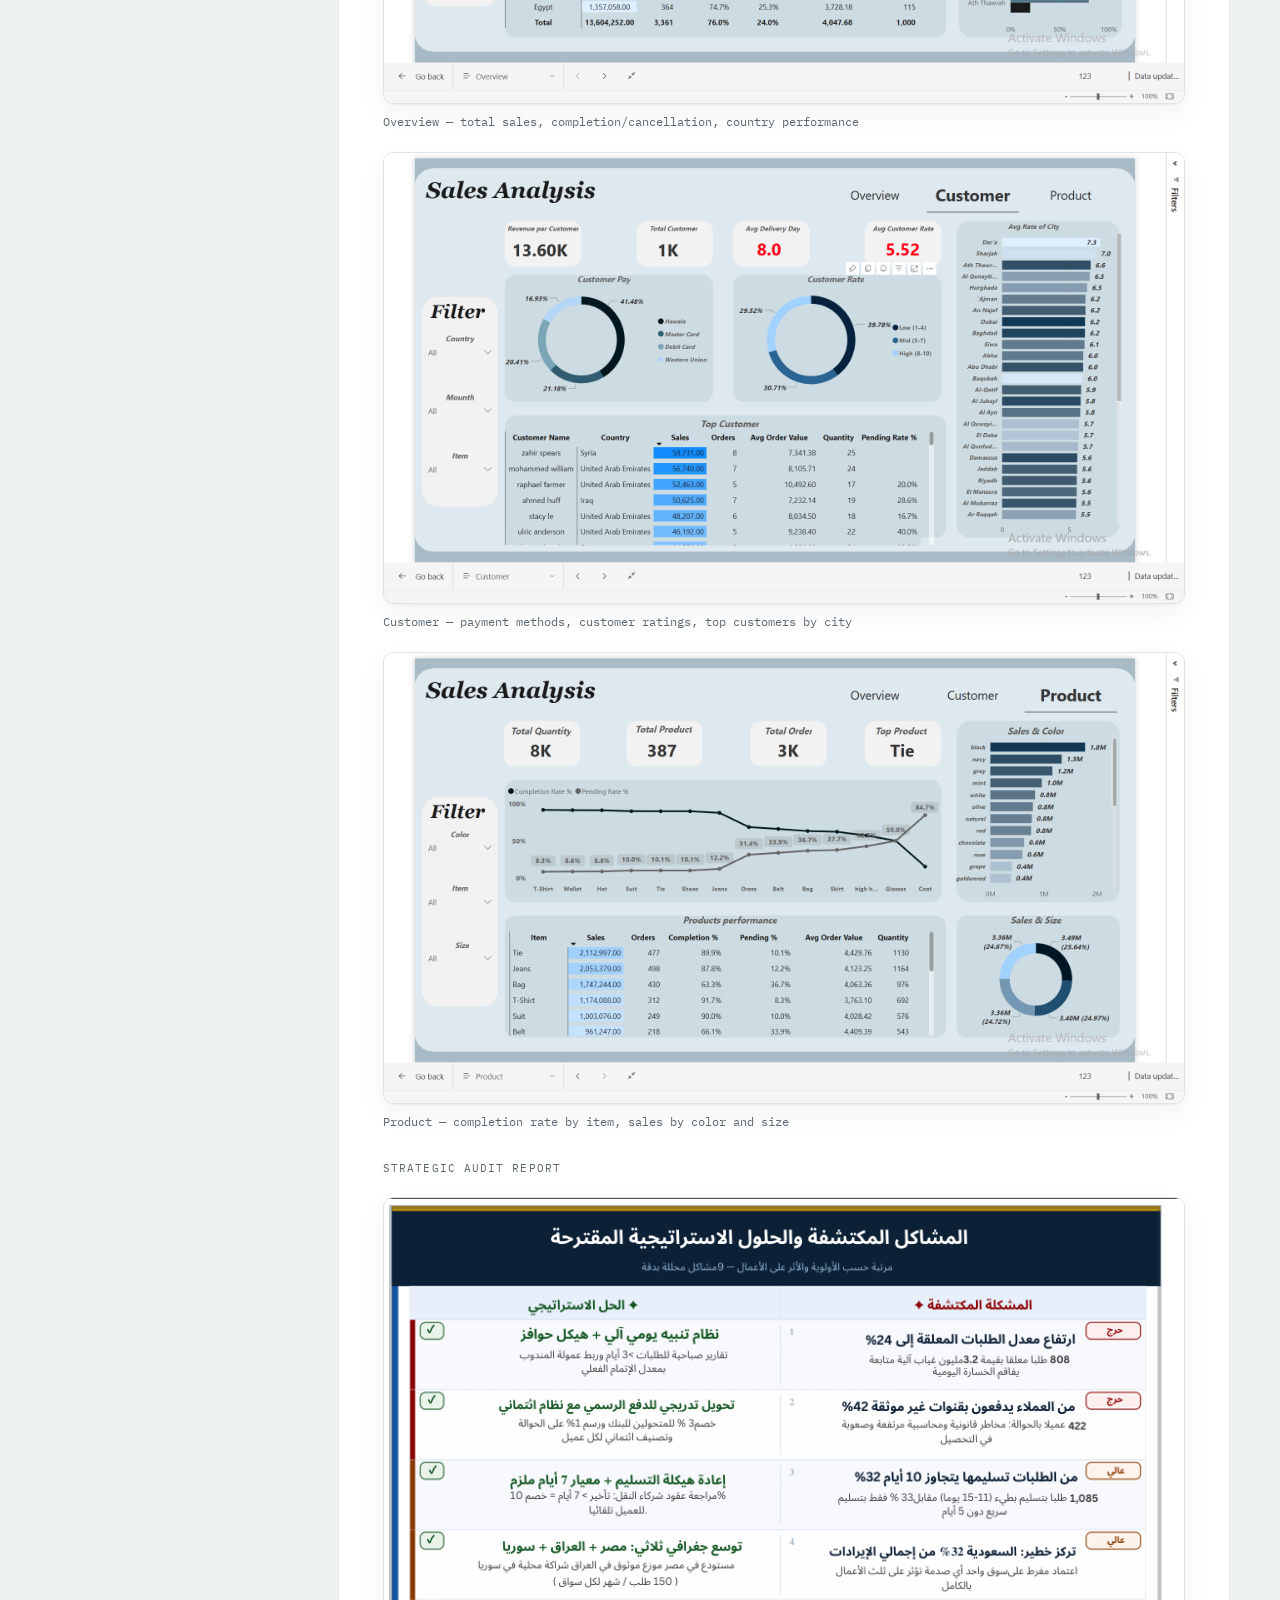
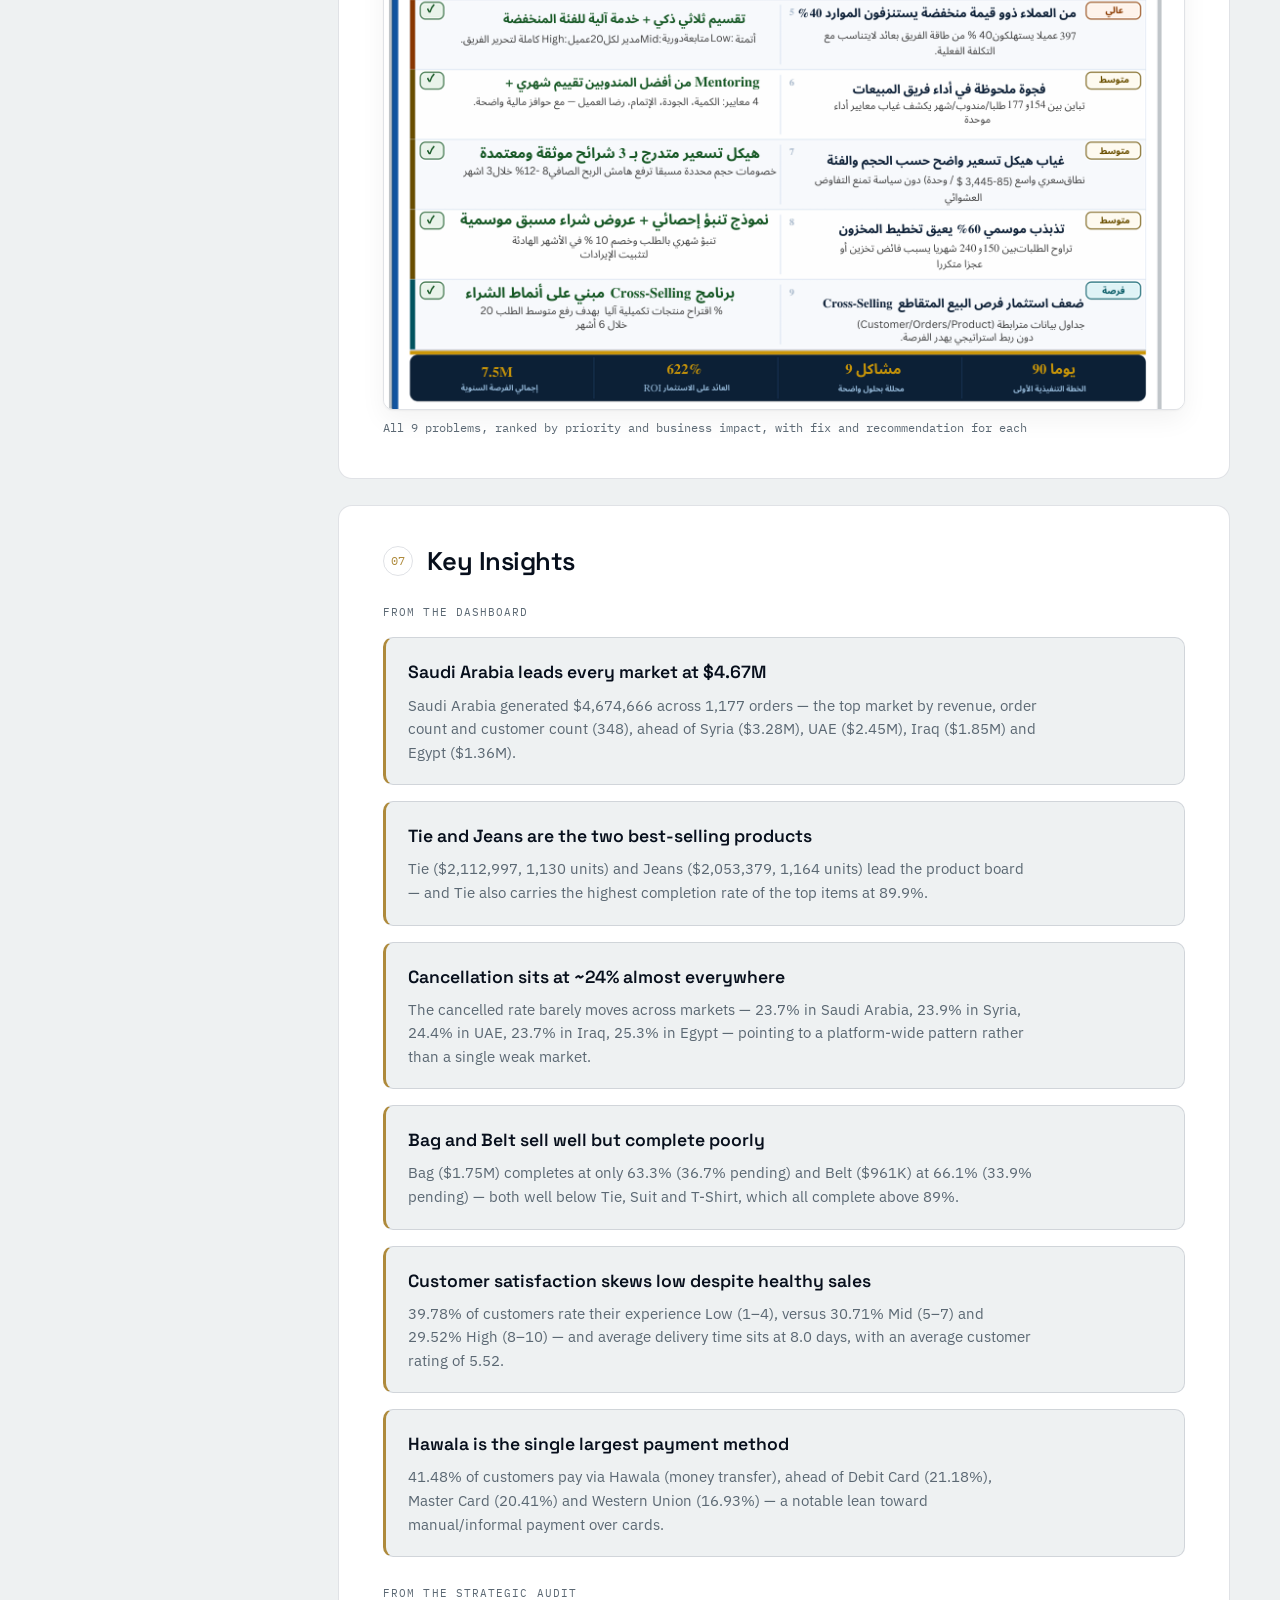
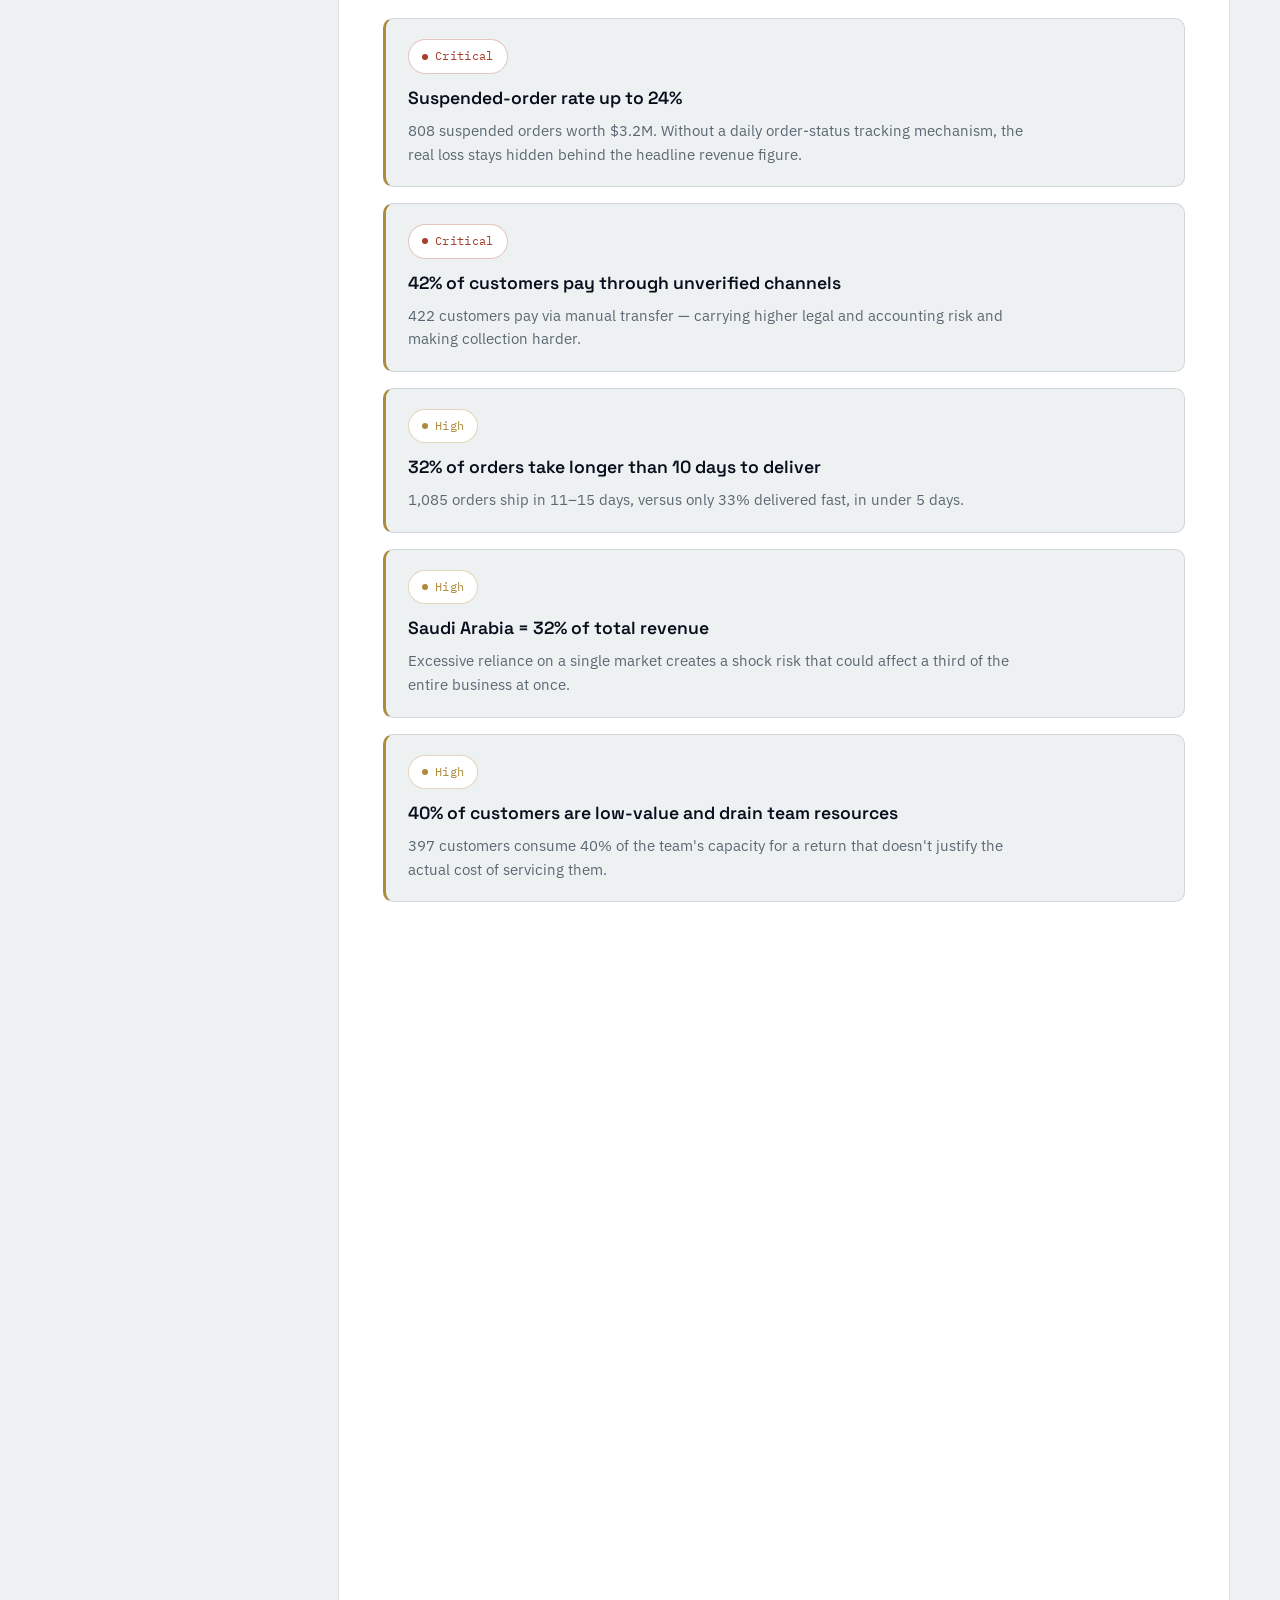
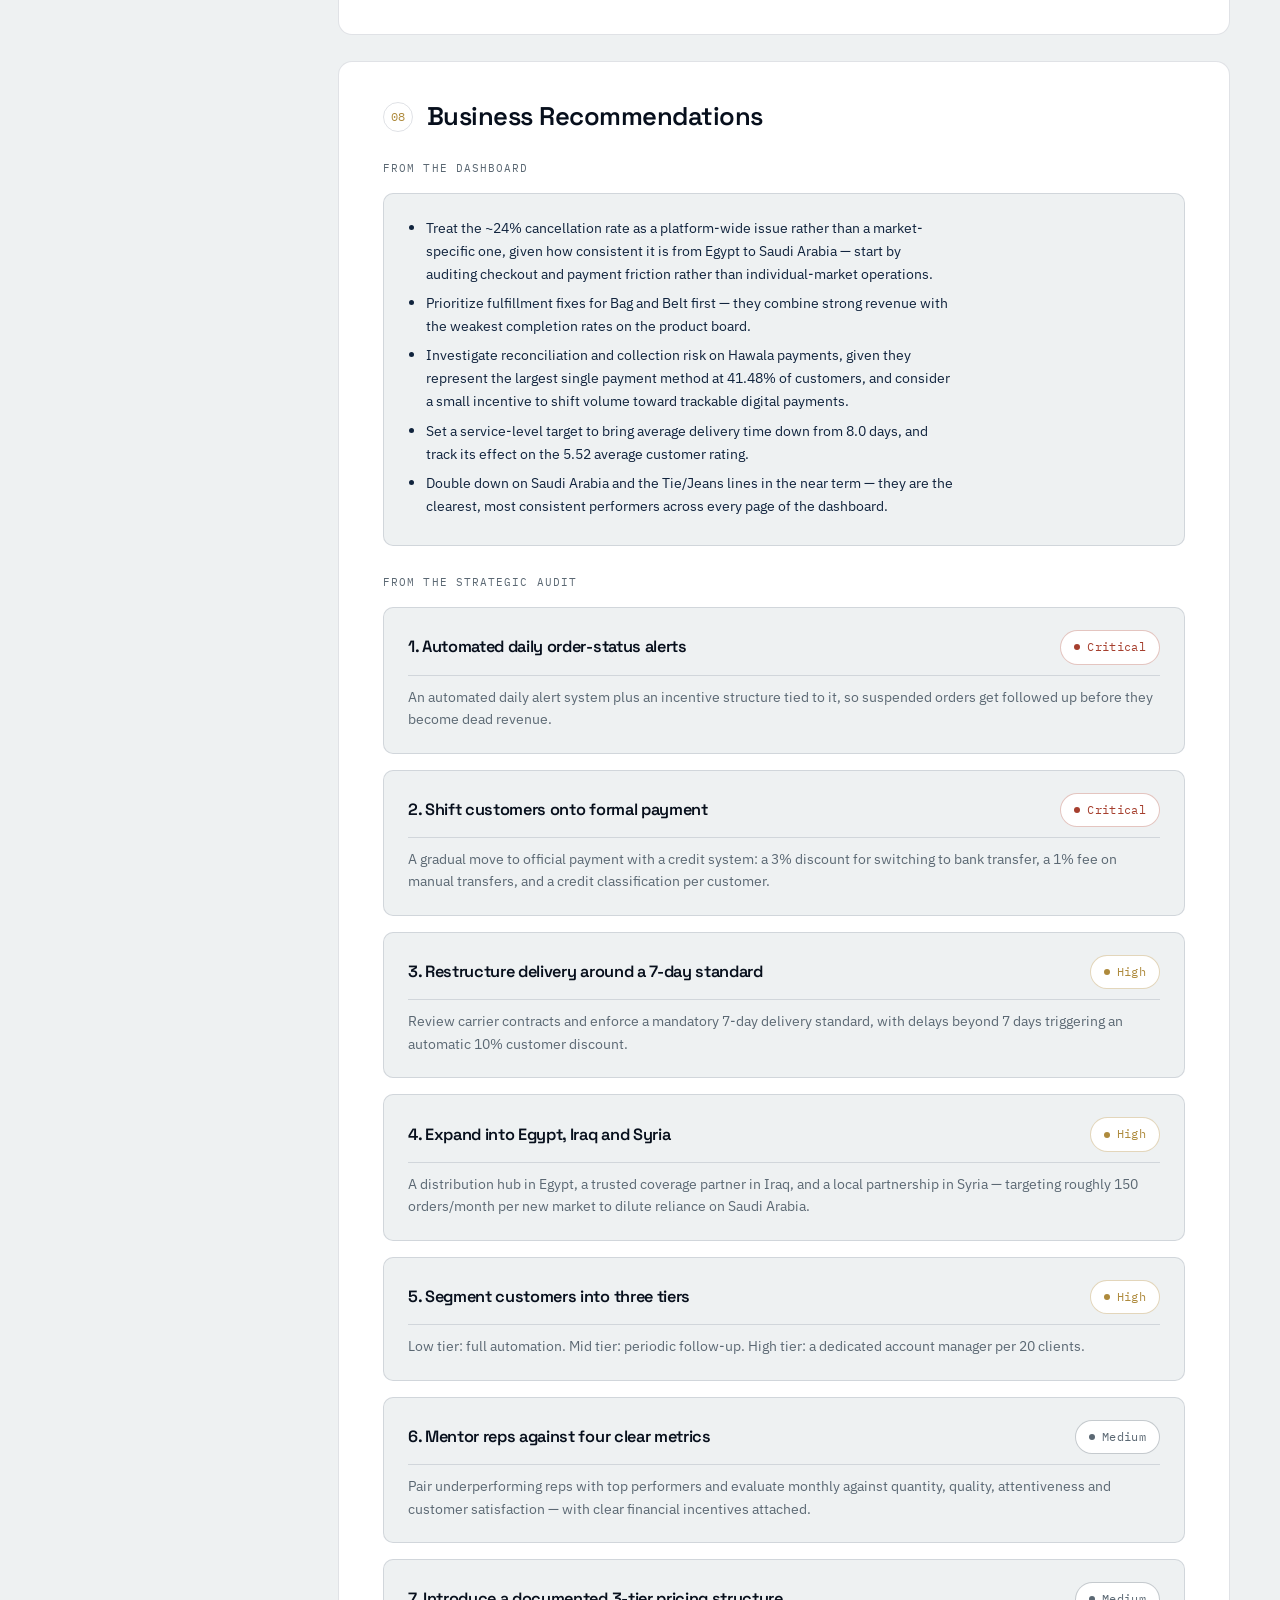
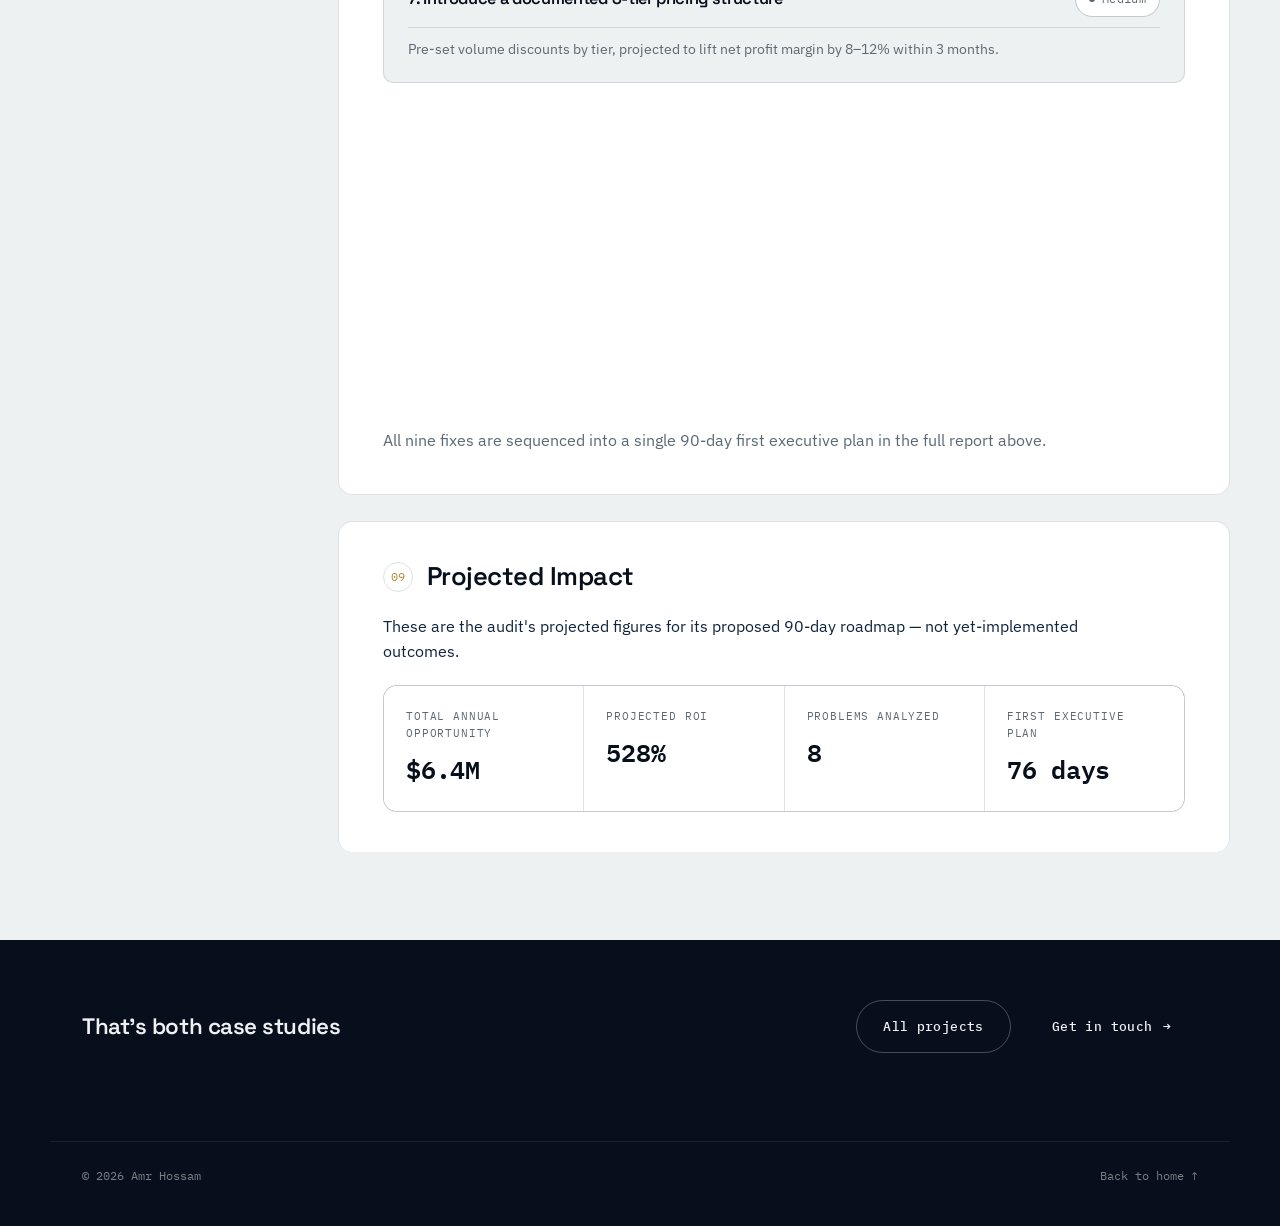
<file: project-2.html>
<!DOCTYPE html>
<html lang="en">
<head>
<meta charset="UTF-8">
<meta name="viewport" content="width=device-width, initial-scale=1.0">
<title>Sales Analysis &amp; Strategic Business Report — Amr Hossam</title>
<meta name="description" content="Case study: a Power BI sales dashboard across five countries, paired with an Excel strategic audit — nine ranked problems and a 90-day roadmap.">
<link rel="preconnect" href="https://fonts.googleapis.com">
<link rel="preconnect" href="https://fonts.gstatic.com" crossorigin>
<link href="https://fonts.googleapis.com/css2?family=Space+Grotesk:wght@500;600;700&family=IBM+Plex+Sans:wght@400;500;600;700&family=IBM+Plex+Mono:wght@400;500&display=swap" rel="stylesheet">
<link rel="stylesheet" href="styles.css">
</head>
<body>

<nav class="site-nav">
  <div class="wrap">
    <a href="index.html" class="nav-mark">Amr <b>Hossam</b></a>
    <button class="nav-toggle" aria-label="Toggle menu">Menu</button>
    <div class="nav-links">
      <a href="index.html#projects">Projects</a>
      <a href="index.html#profile">About</a>
      <a href="index.html#contact">Contact</a>
      <a href="assets/cv/Amr_Hossam_CV.pdf" class="nav-cta" target="_blank" rel="noopener">Download CV</a>
    </div>
  </div>
</nav>

<header class="cs-hero">
  <div class="wrap">
    <div class="eyebrow">Case Study 02</div>
    <h1>Sales Analysis &amp; Strategic Business Report</h1>
    <p class="lede">One sales dataset, two deliverables: a 3-page Power BI dashboard across five countries, and a written strategic audit turning the same business into nine ranked problems and a 90-day roadmap.</p>
    <div class="cs-meta-row">
      <div class="m"><div class="k">Tools</div><div class="v">Power BI · DAX · Excel · Pivot Tables</div></div>
      <div class="m"><div class="k">Data</div><div class="v">Public dataset (Kaggle) · 5 countries</div></div>
      <div class="m"><div class="k">Scope</div><div class="v">3,361 orders · 9 issues diagnosed</div></div>
      <div class="m"><div class="k">Role</div><div class="v">End-to-end (solo)</div></div>
    </div>
  </div>
</header>

<div class="wrap">
  <div class="cs-nav-links">
    <a href="index.html#projects">← Back to projects</a>
    <a href="project-1.html">← Back to: Indian E-commerce Analysis</a>
  </div>
</div>

<main>
<div class="wrap cs-body">
  <div class="cs-layout">

    <nav class="cs-toc">
      <div class="cs-toc-label">On this page</div>
      <a href="#overview">01 · Overview</a>
      <a href="#problem">02 · Business Problem</a>
      <a href="#cleaning">03 · Data Cleaning</a>
      <a href="#process">04 · Analysis Process</a>
      <a href="#tools">05 · Tools Used</a>
      <a href="#dashboard">06 · Dashboard &amp; Report</a>
      <a href="#insights">07 · Key Insights</a>
      <a href="#recommendations">08 · Recommendations</a>
      <a href="#impact">09 · Projected Impact</a>
    </nav>

    <div class="cs-sections">

      <section class="cs-card reveal" id="overview">
        <div class="cs-card-head"><div class="cs-card-num">01</div><h2>Overview</h2></div>
        <p>This project turns one sales dataset into two deliverables. First, a 3-page interactive Power BI dashboard — Overview, Customer, and Product — tracking $13.6M in sales across five countries: Saudi Arabia, Syria, UAE, Iraq and Egypt. Second, a written strategic audit that goes a layer deeper into the same business, built in Excel: nine structural problems, ranked by urgency and impact, each paired with a fix and a 90-day roadmap.</p>
        <div class="kpi-row" style="margin-top:24px;">
          <div class="kpi-card"><div class="label">Total Sales</div><div class="value">$13.60M</div></div>
          <div class="kpi-card"><div class="label">Issues Diagnosed</div><div class="value">9</div></div>
          <div class="kpi-card"><div class="label">Projected Opportunity</div><div class="value">$7.5M</div></div>
          <div class="kpi-card"><div class="label">Projected ROI</div><div class="value">622%</div></div>
        </div>
      </section>

      <section class="cs-card reveal" id="problem">
        <div class="cs-card-head"><div class="cs-card-num">02</div><h2>Business Problem</h2></div>
        <p>With $13.6M in sales spread across five markets and 387 products, there was no single place to see where that revenue actually concentrated, which markets converted best, or who the highest-value customers were. And underneath those visible numbers sat risk that a dashboard alone doesn't surface: suspended orders sitting untracked, customers paying through unverifiable channels, slow deliveries, a dangerous concentration in a single market, and a large low-value customer segment quietly consuming the team's time.</p>
        <p>The goal was to answer both layers from the same data — how much are we selling and is it completing or cancelling, who is buying and how satisfied are they — and then, one level deeper, which of these patterns are actual business risks worth fixing first.</p>
      </section>

      <section class="cs-card reveal" id="cleaning">
        <div class="cs-card-head"><div class="cs-card-num">03</div><h2>Data Cleaning</h2></div>
        <div class="cs-card-sub">For the dashboard</div>
        <p>Loaded and modeled directly in Power BI: standardized country and payment-method labels, built a date table to support month-level filtering, and modeled relationships between the Orders, Customers and Products tables — so Overview, Customer, and Product pages could all share the same five slicers (Country, Month, Item, Size, Color) without duplicating logic.</p>
        <div class="cs-card-sub">For the strategic audit</div>
        <p>The same underlying business data was cleaned and restructured in Excel: consolidating inconsistent order-status labels into a single suspended / completed / cancelled taxonomy, standardizing currency and date fields, and building pivot tables to segment customers, regions and product categories ahead of the diagnostic pass.</p>
      </section>

      <section class="cs-card reveal" id="process">
        <div class="cs-card-head"><div class="cs-card-num">04</div><h2>Analysis Process</h2></div>
        <p>The dashboard was structured around three linked questions, one per page. <b>Overview:</b> total sales, completion vs. cancellation, and order management by country. <b>Customer:</b> revenue per customer, payment method mix, delivery time, and satisfaction ratings by city. <b>Product:</b> completion and pending rate by item, sales by color, and sales by size — all sharing the same slicers, so a pattern noticed on one page could be cross-checked on another.</p>
        <p>The strategic audit then took the same business one level deeper: isolating nine specific risk metrics, quantifying their size and revenue exposure, ranking each by urgency — Critical, High, Medium, or Opportunity — and pairing every one with a strategic fix and a measurable recommendation, closing with a single 90-day priority roadmap.</p>
      </section>

      <section class="cs-card reveal" id="tools">
        <div class="cs-card-head"><div class="cs-card-num">05</div><h2>Tools Used</h2></div>
        <p>Two tools, one underlying business — the dashboard lives in Power BI, the audit in Excel.</p>
        <div class="tag-row" style="margin-top:16px;">
          <span class="pill"><span class="dot"></span>Power BI Desktop</span>
          <span class="pill"><span class="dot"></span>DAX</span>
          <span class="pill"><span class="dot"></span>Data Modeling</span>
          <span class="pill"><span class="dot"></span>Drill-through &amp; Filtering</span>
          <span class="pill"><span class="dot"></span>Excel</span>
          <span class="pill"><span class="dot"></span>Pivot Tables</span>
          <span class="pill"><span class="dot"></span>Business Audit Methodology</span>
        </div>
      </section>

      <section class="cs-card reveal" id="dashboard">
        <div class="cs-card-head"><div class="cs-card-num">06</div><h2>Dashboard &amp; Report</h2></div>
        <div class="cs-card-sub">Power BI dashboard</div>
        <div class="shot"><img src="assets/images/p2-overview.png" alt="Sales Analysis dashboard, Overview page"></div>
        <div class="shot-caption">Overview — total sales, completion/cancellation, country performance</div>
        <div class="shot"><img src="assets/images/p2-customer.png" alt="Sales Analysis dashboard, Customer page"></div>
        <div class="shot-caption">Customer — payment methods, customer ratings, top customers by city</div>
        <div class="shot"><img src="assets/images/p2-product.png" alt="Sales Analysis dashboard, Product page"></div>
        <div class="shot-caption">Product — completion rate by item, sales by color and size</div>
        <div class="cs-card-sub">Strategic audit report</div>
        <div class="shot"><img src="assets/images/p3-diagnostic.png" alt="Strategic Business Analysis diagnostic report — all 9 problems ranked by priority and impact"></div>
        <div class="shot-caption">All 9 problems, ranked by priority and business impact, with fix and recommendation for each</div>
      </section>

      <section class="cs-card reveal" id="insights">
        <div class="cs-card-head"><div class="cs-card-num">07</div><h2>Key Insights</h2></div>

        <div class="cs-card-sub">From the dashboard</div>
        <div class="finding-card"><div class="stat">Saudi Arabia leads every market at $4.67M</div><p>Saudi Arabia generated $4,674,666 across 1,177 orders — the top market by revenue, order count and customer count (348), ahead of Syria ($3.28M), UAE ($2.45M), Iraq ($1.85M) and Egypt ($1.36M).</p></div>
        <div class="finding-card"><div class="stat">Tie and Jeans are the two best-selling products</div><p>Tie ($2,112,997, 1,130 units) and Jeans ($2,053,379, 1,164 units) lead the product board — and Tie also carries the highest completion rate of the top items at 89.9%.</p></div>
        <div class="finding-card"><div class="stat">Cancellation sits at ~24% almost everywhere</div><p>The cancelled rate barely moves across markets — 23.7% in Saudi Arabia, 23.9% in Syria, 24.4% in UAE, 23.7% in Iraq, 25.3% in Egypt — pointing to a platform-wide pattern rather than a single weak market.</p></div>
        <div class="finding-card"><div class="stat">Bag and Belt sell well but complete poorly</div><p>Bag ($1.75M) completes at only 63.3% (36.7% pending) and Belt ($961K) at 66.1% (33.9% pending) — both well below Tie, Suit and T-Shirt, which all complete above 89%.</p></div>
        <div class="finding-card"><div class="stat">Customer satisfaction skews low despite healthy sales</div><p>39.78% of customers rate their experience Low (1–4), versus 30.71% Mid (5–7) and 29.52% High (8–10) — and average delivery time sits at 8.0 days, with an average customer rating of 5.52.</p></div>
        <div class="finding-card"><div class="stat">Hawala is the single largest payment method</div><p>41.48% of customers pay via Hawala (money transfer), ahead of Debit Card (21.18%), Master Card (20.41%) and Western Union (16.93%) — a notable lean toward manual/informal payment over cards.</p></div>

        <div class="cs-card-sub">From the strategic audit</div>
        <div class="finding-card"><span class="pill pill-critical" style="margin-bottom:10px;"><span class="dot"></span>Critical</span><div class="stat">Suspended-order rate up to 24%</div><p>808 suspended orders worth $3.2M. Without a daily order-status tracking mechanism, the real loss stays hidden behind the headline revenue figure.</p></div>
        <div class="finding-card"><span class="pill pill-critical" style="margin-bottom:10px;"><span class="dot"></span>Critical</span><div class="stat">42% of customers pay through unverified channels</div><p>422 customers pay via manual transfer — carrying higher legal and accounting risk and making collection harder.</p></div>
        <div class="finding-card"><span class="pill pill-high" style="margin-bottom:10px;"><span class="dot"></span>High</span><div class="stat">32% of orders take longer than 10 days to deliver</div><p>1,085 orders ship in 11–15 days, versus only 33% delivered fast, in under 5 days.</p></div>
        <div class="finding-card"><span class="pill pill-high" style="margin-bottom:10px;"><span class="dot"></span>High</span><div class="stat">Saudi Arabia = 32% of total revenue</div><p>Excessive reliance on a single market creates a shock risk that could affect a third of the entire business at once.</p></div>
        <div class="finding-card"><span class="pill pill-high" style="margin-bottom:10px;"><span class="dot"></span>High</span><div class="stat">40% of customers are low-value and drain team resources</div><p>397 customers consume 40% of the team's capacity for a return that doesn't justify the actual cost of servicing them.</p></div>
        <div class="finding-card"><span class="pill pill-medium" style="margin-bottom:10px;"><span class="dot"></span>Medium</span><div class="stat">A visible gap in sales team performance</div><p>Order volume per rep ranges from 154 to 177 a month, revealing the absence of unified performance standards.</p></div>
        <div class="finding-card"><span class="pill pill-medium" style="margin-bottom:10px;"><span class="dot"></span>Medium</span><div class="stat">No clear pricing structure by size or category</div><p>Per-unit pricing ranges from $85 to $3,445 with no policy preventing ad-hoc negotiation.</p></div>
        <div class="finding-card"><span class="pill pill-medium" style="margin-bottom:10px;"><span class="dot"></span>Medium</span><div class="stat">60% seasonal swing disrupts inventory planning</div><p>Monthly orders swing between 150 and 240, causing repeated overstocking or shortages.</p></div>
        <div class="finding-card"><span class="pill pill-opportunity" style="margin-bottom:10px;"><span class="dot"></span>Opportunity</span><div class="stat">Cross-selling is barely exploited</div><p>Customer, order and product data are already linked in the model but not used strategically to drive additional purchases.</p></div>
      </section>

      <section class="cs-card reveal" id="recommendations">
        <div class="cs-card-head"><div class="cs-card-num">08</div><h2>Business Recommendations</h2></div>

        <div class="cs-card-sub">From the dashboard</div>
        <div class="fix-card">
          <ul>
            <li>Treat the ~24% cancellation rate as a platform-wide issue rather than a market-specific one, given how consistent it is from Egypt to Saudi Arabia — start by auditing checkout and payment friction rather than individual-market operations.</li>
            <li>Prioritize fulfillment fixes for Bag and Belt first — they combine strong revenue with the weakest completion rates on the product board.</li>
            <li>Investigate reconciliation and collection risk on Hawala payments, given they represent the largest single payment method at 41.48% of customers, and consider a small incentive to shift volume toward trackable digital payments.</li>
            <li>Set a service-level target to bring average delivery time down from 8.0 days, and track its effect on the 5.52 average customer rating.</li>
            <li>Double down on Saudi Arabia and the Tie/Jeans lines in the near term — they are the clearest, most consistent performers across every page of the dashboard.</li>
          </ul>
        </div>

        <div class="cs-card-sub">From the strategic audit</div>
        <div class="fix-card"><div class="fix-head"><h4>1. Automated daily order-status alerts</h4><span class="pill pill-critical"><span class="dot"></span>Critical</span></div><div class="rec">An automated daily alert system plus an incentive structure tied to it, so suspended orders get followed up before they become dead revenue.</div></div>
        <div class="fix-card"><div class="fix-head"><h4>2. Shift customers onto formal payment</h4><span class="pill pill-critical"><span class="dot"></span>Critical</span></div><div class="rec">A gradual move to official payment with a credit system: a 3% discount for switching to bank transfer, a 1% fee on manual transfers, and a credit classification per customer.</div></div>
        <div class="fix-card"><div class="fix-head"><h4>3. Restructure delivery around a 7-day standard</h4><span class="pill pill-high"><span class="dot"></span>High</span></div><div class="rec">Review carrier contracts and enforce a mandatory 7-day delivery standard, with delays beyond 7 days triggering an automatic 10% customer discount.</div></div>
        <div class="fix-card"><div class="fix-head"><h4>4. Expand into Egypt, Iraq and Syria</h4><span class="pill pill-high"><span class="dot"></span>High</span></div><div class="rec">A distribution hub in Egypt, a trusted coverage partner in Iraq, and a local partnership in Syria — targeting roughly 150 orders/month per new market to dilute reliance on Saudi Arabia.</div></div>
        <div class="fix-card"><div class="fix-head"><h4>5. Segment customers into three tiers</h4><span class="pill pill-high"><span class="dot"></span>High</span></div><div class="rec">Low tier: full automation. Mid tier: periodic follow-up. High tier: a dedicated account manager per 20 clients.</div></div>
        <div class="fix-card"><div class="fix-head"><h4>6. Mentor reps against four clear metrics</h4><span class="pill pill-medium"><span class="dot"></span>Medium</span></div><div class="rec">Pair underperforming reps with top performers and evaluate monthly against quantity, quality, attentiveness and customer satisfaction — with clear financial incentives attached.</div></div>
        <div class="fix-card"><div class="fix-head"><h4>7. Introduce a documented 3-tier pricing structure</h4><span class="pill pill-medium"><span class="dot"></span>Medium</span></div><div class="rec">Pre-set volume discounts by tier, projected to lift net profit margin by 8–12% within 3 months.</div></div>
        <div class="fix-card"><div class="fix-head"><h4>8. Forecast demand and smooth seasonality</h4><span class="pill pill-medium"><span class="dot"></span>Medium</span></div><div class="rec">A statistical forecasting model paired with seasonal pre-order offers, plus a 10% discount in slow months to stabilize revenue.</div></div>
        <div class="fix-card"><div class="fix-head"><h4>9. Launch a purchase-pattern cross-selling program</h4><span class="pill pill-opportunity"><span class="dot"></span>Opportunity</span></div><div class="rec">Automatically suggest complementary products based on purchase history, aiming to raise average order value by 20% within 6 months.</div></div>

        <p style="margin-top:20px; color:var(--sage);">All nine fixes are sequenced into a single 90-day first executive plan in the full report above.</p>
      </section>

      <section class="cs-card reveal" id="impact">
        <div class="cs-card-head"><div class="cs-card-num">09</div><h2>Projected Impact</h2></div>
        <p>These are the audit's projected figures for its proposed 90-day roadmap — not yet-implemented outcomes.</p>
        <div class="kpi-row" style="margin-top:20px;">
          <div class="kpi-card"><div class="label">Total Annual Opportunity</div><div class="value">$7.5M</div></div>
          <div class="kpi-card"><div class="label">Projected ROI</div><div class="value">622%</div></div>
          <div class="kpi-card"><div class="label">Problems Analyzed</div><div class="value">9</div></div>
          <div class="kpi-card"><div class="label">First Executive Plan</div><div class="value">90 days</div></div>
        </div>
      </section>

    </div>
  </div>
</div>
</main>

<div class="cs-cta">
  <div class="wrap cs-cta-inner">
    <h3>That's both case studies</h3>
    <div style="display:flex; gap:14px; flex-wrap:wrap;">
      <a href="index.html#projects" class="btn btn-ghost">All projects</a>
      <a href="index.html#contact" class="btn btn-primary">Get in touch <span class="btn-arrow">→</span></a>
    </div>
  </div>
</div>

<footer>
  <div class="wrap">
    <span>© 2026 Amr Hossam</span>
    <a href="index.html">Back to home ↑</a>
  </div>
</footer>

<script src="script.js"></script>
</body>
</html>
</file>
<file: styles.css>
/* ==========================================================================
   AMR HOSSAM — DATA ANALYST PORTFOLIO — v3
   One type family, used with discipline: IBM Plex Sans (headings + body)
   IBM Plex Mono for labels, figures, nav — the "ledger" voice
   ========================================================================== */

:root {
  --forest:       #10233D;
  --forest-deep:  #070F1C;
  --forest-70:    #33465F;
  --cream:        #EEF1F2;
  --paper:        #FFFFFF;
  --sage:         #5B6873;
  --sage-40:      rgba(91, 104, 115, 0.4);
  --gold:         #AE8A3C;
  --gold-soft:    #D6B876;
  --rust:         #A63F2E;

  --line:         rgba(16, 35, 61, 0.13);
  --line-soft:    rgba(16, 35, 61, 0.07);
  --shadow-card:  0 1px 2px rgba(7,15,28,0.04), 0 10px 26px rgba(7,15,28,0.05);
  --shadow-lift:  0 14px 32px rgba(7,15,28,0.11), 0 2px 6px rgba(7,15,28,0.06);

  --font-display: 'Space Grotesk', var(--font-body);
  --font-body: 'IBM Plex Sans', -apple-system, BlinkMacSystemFont, sans-serif;
  --font-mono: 'IBM Plex Mono', 'SFMono-Regular', Consolas, monospace;

  --container: 1180px;
  --radius: 14px;
  --radius-sm: 10px;

  --ease: cubic-bezier(0.22, 1, 0.36, 1);
}

* { box-sizing: border-box; }
html { scroll-behavior: smooth; }

@media (prefers-reduced-motion: reduce) {
  html { scroll-behavior: auto; }
  *, *::before, *::after {
    animation-duration: 0.01ms !important;
    animation-iteration-count: 1 !important;
    transition-duration: 0.01ms !important;
    scroll-behavior: auto !important;
  }
}

body {
  margin: 0;
  background: var(--cream);
  color: var(--forest);
  font-family: var(--font-body);
  font-size: 16px;
  line-height: 1.6;
  -webkit-font-smoothing: antialiased;
}

img, video { max-width: 100%; display: block; }
a { color: inherit; text-decoration: none; }
::selection { background: var(--gold-soft); color: var(--forest-deep); }
:focus-visible { outline: 2px solid var(--gold); outline-offset: 3px; border-radius: 3px; }

.wrap { max-width: var(--container); margin: 0 auto; padding: 0 32px; }
@media (max-width: 640px) { .wrap { padding: 0 20px; } }

/* ---------- Typography ---------- */

h1, h2, h3, h4 {
  font-family: var(--font-display);
  font-weight: 600;
  letter-spacing: -0.02em;
  line-height: 1.12;
  margin: 0;
  color: var(--forest-deep);
}

.display-1 { font-size: clamp(2.4rem, 4.6vw, 3.8rem); font-weight: 600; letter-spacing: -0.025em; }
.display-2 { font-size: clamp(1.8rem, 3vw, 2.5rem); font-weight: 600; }
.display-3 { font-size: clamp(1.4rem, 2.2vw, 1.8rem); font-weight: 600; }

p { margin: 0; }
.lede { font-size: clamp(1.02rem, 1.3vw, 1.15rem); color: var(--forest-70); max-width: 62ch; }
.body-muted { color: var(--sage); }

.eyebrow {
  font-family: var(--font-mono);
  font-size: 0.72rem;
  letter-spacing: 0.16em;
  text-transform: uppercase;
  color: var(--gold);
  display: inline-flex;
  align-items: center;
  gap: 10px;
  margin-bottom: 18px;
  font-weight: 500;
}
.eyebrow::before { content: ""; width: 22px; height: 1px; background: var(--gold); display: inline-block; }
.italic { font-style: normal; color: var(--gold); }

/* ---------- Buttons ---------- */

.btn {
  display: inline-flex; align-items: center; gap: 10px;
  font-family: var(--font-mono); font-size: 0.82rem; letter-spacing: 0.03em;
  padding: 15px 26px; border-radius: 999px; border: 1px solid transparent;
  cursor: pointer; font-weight: 500; position: relative; overflow: hidden;
  transition: transform 0.35s var(--ease), background 0.3s var(--ease), color 0.3s var(--ease), border-color 0.3s var(--ease);
  white-space: nowrap;
}
.btn::before {
  content: ""; position: absolute; top: 0; left: -60%; width: 40%; height: 100%;
  background: linear-gradient(115deg, transparent, rgba(255,255,255,0.35), transparent);
  transform: skewX(-20deg); transition: left 0.65s var(--ease); pointer-events: none;
}
.btn:hover::before { left: 130%; }
.btn-primary { background: var(--forest-deep); color: var(--cream); }
.btn-primary:hover { background: var(--forest); transform: translateY(-2px); }
.btn-ghost { background: transparent; color: var(--forest-deep); border-color: var(--line); }
.btn-ghost:hover { border-color: var(--forest-deep); transform: translateY(-2px); }
.btn-arrow { transition: transform 0.35s var(--ease); }
.btn:hover .btn-arrow { transform: translateX(3px); }

/* ---------- Nav ---------- */

.site-nav { position: sticky; top: 0; z-index: 100; background: var(--forest-deep); border-bottom: 1px solid rgba(238,241,242,0.08); transition: box-shadow 0.3s var(--ease), border-color 0.3s var(--ease); }
.site-nav.scrolled { box-shadow: 0 8px 24px rgba(7,15,28,0.25); border-bottom-color: rgba(238,241,242,0.14); }
.site-nav .wrap { display: flex; align-items: center; justify-content: space-between; height: 68px; }
.nav-mark { font-family: var(--font-display); font-weight: 600; font-size: 1.1rem; color: var(--cream); letter-spacing: -0.01em; }
.nav-mark b { font-weight: 700; }
.nav-links { display: flex; align-items: center; gap: 34px; font-family: var(--font-mono); font-size: 0.74rem; letter-spacing: 0.1em; text-transform: uppercase; }
.nav-links a { color: rgba(238,241,242,0.62); position: relative; padding: 4px 0; transition: color 0.25s var(--ease); }
.nav-links a:hover, .nav-links a.active { color: var(--cream); }
.nav-links a::after { content: ""; position: absolute; left: 0; right: 100%; bottom: -2px; height: 1px; background: var(--gold-soft); transition: right 0.3s var(--ease); }
.nav-links a:hover::after, .nav-links a.active::after { right: 0; }
.nav-cta {
  font-family: var(--font-mono); font-size: 0.72rem; letter-spacing: 0.08em; text-transform: uppercase;
  color: var(--forest-deep) !important; background: var(--cream); padding: 10px 18px; border-radius: 999px;
  transition: background 0.3s var(--ease), transform 0.3s var(--ease);
}
.nav-cta:hover { background: var(--gold-soft); transform: translateY(-1px); }
.nav-cta::after { display: none; }
.nav-toggle { display: none; background: none; border: none; color: var(--cream); font-family: var(--font-mono); font-size: 0.7rem; letter-spacing: 0.1em; text-transform: uppercase; cursor: pointer; }

@media (max-width: 860px) {
  .nav-links { position: fixed; top: 68px; left: 0; right: 0; background: var(--forest-deep);
    flex-direction: column; align-items: flex-start; gap: 0; padding: 8px 20px 20px;
    transform: translateY(-8px); opacity: 0; pointer-events: none; transition: all 0.3s var(--ease);
    border-bottom: 1px solid rgba(238,241,242,0.08);
  }
  .nav-links.open { transform: translateY(0); opacity: 1; pointer-events: auto; }
  .nav-links a { padding: 12px 0; width: 100%; border-bottom: 1px solid rgba(238,241,242,0.06); }
  .nav-cta { margin-top: 12px; }
  .nav-toggle { display: block; }
}

/* ---------- Section rhythm ---------- */

section { padding: 76px 0; border-bottom: 1px solid var(--line); }
section:last-of-type { border-bottom: none; }
@media (max-width: 760px) { section { padding: 56px 0; } }

.section-head { display: flex; justify-content: space-between; align-items: flex-end; gap: 40px; margin-bottom: 40px; }
@media (max-width: 700px) { .section-head { flex-direction: column; align-items: flex-start; gap: 16px; } }

/* ---------- Reveal-on-scroll ---------- */

.reveal { opacity: 0; transform: translateY(20px); transition: opacity 0.7s var(--ease), transform 0.7s var(--ease); }
.reveal.in { opacity: 1; transform: translateY(0); }
.reveal-stagger.in > * { transition-delay: calc(var(--i, 0) * 90ms); }

/* ---------- Hero (no photo — data & typography led) ---------- */

.hero { background: var(--forest-deep); color: var(--cream); padding: 80px 0 0; overflow: hidden; border-bottom: none; }
.hero-copy { max-width: 760px; }
.hero-copy > * { opacity: 0; transform: translateY(16px); animation: heroIn 0.8s var(--ease) forwards; }
.hero-copy > .eyebrow { animation-delay: 0.05s; }
.hero-copy > h1 { animation-delay: 0.15s; }
.hero-copy > .lede { animation-delay: 0.3s; }
.hero-copy > .hero-actions { animation-delay: 0.42s; }
@keyframes heroIn { to { opacity: 1; transform: translateY(0); } }
@media (prefers-reduced-motion: reduce) { .hero-copy > * { animation: none; opacity: 1; transform: none; } }
.hero .eyebrow { color: var(--gold-soft); }
.hero .eyebrow::before { background: var(--gold-soft); }
.hero h1 { color: var(--cream); }
.hero h1 span { color: var(--gold-soft); }
.hero .lede { color: rgba(238,241,242,0.72); margin-top: 20px; max-width: 58ch; }
.hero-actions { display: flex; gap: 16px; margin-top: 32px; flex-wrap: wrap; }
.hero .btn-ghost { color: var(--cream); border-color: rgba(238,241,242,0.28); }
.hero .btn-ghost:hover { border-color: var(--cream); }
.hero .btn-primary { background: var(--gold-soft); color: var(--forest-deep); }
.hero .btn-primary:hover { background: var(--cream); }

.hero-stats {
  margin-top: 52px; border-top: 1px solid rgba(238,241,242,0.12);
  display: grid; grid-template-columns: repeat(3, 1fr);
}
.hero-stat { padding: 24px 0; border-right: 1px solid rgba(238,241,242,0.12); }
.hero-stat:last-child { border-right: none; }
.hero-stat .num { font-family: var(--font-mono); font-size: clamp(1.6rem, 2.6vw, 2.15rem); color: var(--gold-soft); font-weight: 600; letter-spacing: -0.01em; }
.hero-stat .label { font-family: var(--font-mono); font-size: 0.7rem; letter-spacing: 0.06em; text-transform: uppercase; color: rgba(238,241,242,0.56); margin-top: 6px; }
@media (max-width: 640px) {
  .hero-stats { grid-template-columns: 1fr; }
  .hero-stat { border-right: none; border-bottom: 1px solid rgba(238,241,230,0.12); }
}

/* ---------- KPI card ---------- */

.kpi-row { display: grid; grid-template-columns: repeat(auto-fit, minmax(150px, 1fr)); gap: 1px; background: var(--line); border: 1px solid var(--line); border-radius: var(--radius); overflow: hidden; }
.kpi-card { background: var(--paper); padding: 22px 22px; opacity: 0; transform: translateY(14px); transition: opacity 0.55s var(--ease), transform 0.55s var(--ease); }
.kpi-card.in { opacity: 1; transform: translateY(0); }
.kpi-card .label { font-family: var(--font-mono); font-size: 0.66rem; letter-spacing: 0.08em; text-transform: uppercase; color: var(--sage); }
.kpi-card .value { font-family: var(--font-mono); font-weight: 600; font-size: 1.55rem; letter-spacing: -0.01em; color: var(--forest-deep); margin-top: 8px; }
.kpi-card .delta { font-family: var(--font-mono); font-size: 0.76rem; margin-top: 6px; }
.delta.up { color: #2E6B4F; }
.delta.down { color: var(--rust); }

/* ---------- Pills ---------- */

.pill {
  display: inline-flex; align-items: center; gap: 7px;
  font-family: var(--font-mono); font-size: 0.72rem; letter-spacing: 0.03em;
  padding: 7px 13px; border-radius: 999px; border: 1px solid var(--line);
  color: var(--forest); background: var(--paper);
}
.pill .dot { width: 6px; height: 6px; border-radius: 50%; background: var(--gold); flex: none; }
.pill-critical { border-color: rgba(166,63,46,0.3); color: var(--rust); }
.pill-critical .dot { background: var(--rust); }
.pill-high { border-color: rgba(174,138,60,0.35); color: var(--gold); }
.pill-high .dot { background: var(--gold); }
.pill-medium { border-color: rgba(91,104,115,0.35); color: var(--sage); }
.pill-medium .dot { background: var(--sage); }
.pill-opportunity { border-color: rgba(16,35,61,0.3); color: var(--forest); }
.pill-opportunity .dot { background: var(--forest); }
.tag-row { display: flex; flex-wrap: wrap; gap: 10px; }

/* ---------- Profile (About + Skills + Tools, combined & compact) ---------- */

.profile-grid { display: grid; grid-template-columns: 0.85fr 1.15fr; gap: 60px; align-items: start; }
@media (max-width: 900px) { .profile-grid { grid-template-columns: 1fr; gap: 36px; } }

.profile-sub-head { display: flex; align-items: baseline; justify-content: space-between; gap: 16px; margin: 0 0 16px; }
.profile-sub-head h3 { font-size: 1.05rem; font-weight: 700; }
.profile-sub-head span { font-family: var(--font-mono); font-size: 0.68rem; letter-spacing: 0.08em; text-transform: uppercase; color: var(--sage); }
.profile-block + .profile-block { margin-top: 40px; padding-top: 36px; border-top: 1px solid var(--line); }

.tools-grid-compact { display: grid; grid-template-columns: repeat(4, 1fr); gap: 1px; background: var(--line); border: 1px solid var(--line); border-radius: var(--radius); overflow: hidden; }
@media (max-width: 640px) { .tools-grid-compact { grid-template-columns: repeat(2, 1fr); } }
.tool-card-sm { background: var(--paper); padding: 20px 20px; transition: background 0.3s var(--ease); }
.tool-card-sm:hover { background: var(--cream); }
.tool-card-sm .thead { display: flex; align-items: center; gap: 10px; margin-bottom: 10px; }
.tool-card-sm svg { width: 22px; height: 22px; color: var(--gold); flex: none; transition: transform 0.4s var(--ease); }
.tool-card-sm:hover svg { transform: scale(1.15) rotate(-6deg); }
.tool-card-sm h4 { font-size: 0.9rem; font-weight: 700; }
.tool-card-sm p { font-family: var(--font-mono); font-size: 0.72rem; color: var(--sage); line-height: 1.5; }

/* ---------- About (small photo lives here now) ---------- */

.about-grid { display: grid; grid-template-columns: 1fr 1fr; gap: 64px; align-items: start; }
@media (max-width: 860px) { .about-grid { grid-template-columns: 1fr; gap: 32px; } }

.fact-card { background: var(--paper); border: 1px solid var(--line); border-radius: var(--radius); padding: 32px; box-shadow: var(--shadow-card); }
.fact-photo-row { display: flex; align-items: center; gap: 18px; padding-bottom: 24px; margin-bottom: 20px; border-bottom: 1px solid var(--line-soft); }
.fact-photo { width: 84px; height: 84px; border-radius: 14px; overflow: hidden; flex: none; border: 1px solid var(--line); }
.fact-photo img { width: 100%; height: 100%; object-fit: cover; }
.fact-photo-name { font-family: var(--font-display); font-weight: 600; font-size: 1.05rem; color: var(--forest-deep); }
.fact-photo-role { font-family: var(--font-mono); font-size: 0.74rem; color: var(--sage); margin-top: 4px; }

.fact-row { display: flex; justify-content: space-between; padding: 13px 0; border-bottom: 1px solid var(--line-soft); font-size: 0.92rem; gap: 16px; }
.fact-row:last-child { border-bottom: none; }
.fact-row .k { font-family: var(--font-mono); font-size: 0.7rem; letter-spacing: 0.06em; text-transform: uppercase; color: var(--sage); }
.fact-row .v { text-align: right; }

/* ---------- Skills (categorized, stronger motion) ---------- */

.skill-list { display: flex; flex-wrap: wrap; gap: 10px; }

.skill-cats { display: grid; grid-template-columns: repeat(3, 1fr); gap: 1px; background: var(--line); border: 1px solid var(--line); border-radius: var(--radius); overflow: hidden; margin-top: 4px; }
@media (max-width: 760px) { .skill-cats { grid-template-columns: 1fr; } }
.skill-cat { background: var(--paper); padding: 24px 22px; opacity: 0; transform: translateY(16px) scale(0.98); transition: opacity 0.6s var(--ease), transform 0.6s var(--ease); }
.skill-cat.in { opacity: 1; transform: translateY(0) scale(1); }
.skill-cat-head { display: flex; align-items: center; gap: 10px; margin-bottom: 16px; }
.skill-cat-head .ico {
  width: 30px; height: 30px; border-radius: 8px; flex: none;
  display: flex; align-items: center; justify-content: center;
  background: var(--cream); color: var(--gold);
  transition: transform 0.4s var(--ease), background 0.4s var(--ease);
}
.skill-cat:hover .ico { transform: rotate(-8deg) scale(1.08); background: var(--gold-soft); color: var(--forest-deep); }
.skill-cat-head .ico svg { width: 16px; height: 16px; }
.skill-cat-head h4 { font-size: 0.92rem; font-weight: 600; font-family: var(--font-display); }
.skill-cat .skill-list { gap: 8px; }
.skill-cat .pill { font-size: 0.7rem; padding: 6px 11px; }

.pill {
  opacity: 0; transform: translateY(10px) scale(0.94);
  transition: opacity 0.5s var(--ease), transform 0.5s var(--ease), border-color 0.25s var(--ease), color 0.25s var(--ease);
}
.pill.in { opacity: 1; transform: translateY(0) scale(1); }
.pill:hover { border-color: var(--gold); color: var(--forest-deep); }
.pill:hover .dot { transform: scale(1.3); }
.pill .dot { transition: transform 0.3s var(--ease); }

/* ---------- Tools grid ---------- */

.tools-grid { display: grid; grid-template-columns: repeat(4, 1fr); gap: 1px; background: var(--line); border: 1px solid var(--line); border-radius: var(--radius); overflow: hidden; }
@media (max-width: 760px) { .tools-grid { grid-template-columns: repeat(2, 1fr); } }
.tool-card { background: var(--paper); padding: 30px 24px; transition: background 0.35s var(--ease); }
.tool-card:hover { background: var(--cream); }
.tool-icon { width: 38px; height: 38px; margin-bottom: 16px; }
.tool-card h4 { font-size: 1rem; margin-bottom: 12px; font-weight: 700; }
.tool-card ul { margin: 0; padding: 0; list-style: none; font-size: 0.84rem; color: var(--sage); display: flex; flex-direction: column; gap: 6px; }
.tool-card li::before { content: "— "; color: var(--gold); }

/* ---------- Project cards ---------- */

.project-card {
  display: grid; grid-template-columns: 0.95fr 1.05fr; gap: 0;
  background: var(--paper); border: 1px solid var(--line); border-radius: var(--radius);
  overflow: hidden; margin-bottom: 28px;
  transition: box-shadow 0.4s var(--ease), transform 0.4s var(--ease), border-color 0.4s var(--ease);
}
.project-card:hover { box-shadow: var(--shadow-lift); transform: translateY(-3px); border-color: transparent; }
@media (max-width: 800px) { .project-card { grid-template-columns: 1fr; } }

.project-thumb { position: relative; overflow: hidden; aspect-ratio: 4 / 3; background: var(--forest-deep); }
@media (max-width: 800px) { .project-thumb { aspect-ratio: 16 / 10; } }
.project-thumb img { width: 100%; height: 100%; object-fit: cover; object-position: top; transition: transform 0.6s var(--ease); }
.project-card:hover .project-thumb img { transform: scale(1.035); }
.project-num { position: absolute; top: 16px; left: 16px; font-family: var(--font-mono); font-size: 0.72rem; letter-spacing: 0.06em; color: var(--cream); background: rgba(7,15,28,0.55); padding: 5px 11px; border-radius: 999px; backdrop-filter: blur(4px); }

.project-body { padding: 34px 36px; display: flex; flex-direction: column; }
.project-body h3 { font-size: 1.4rem; margin-bottom: 12px; }
.project-body p { color: var(--sage); font-size: 0.95rem; margin-bottom: 20px; }
.project-meta { display: flex; flex-wrap: wrap; gap: 22px; margin: 10px 0 22px; padding-top: 18px; border-top: 1px solid var(--line-soft); }
.project-meta .m .k { font-family: var(--font-mono); font-size: 0.64rem; letter-spacing: 0.06em; text-transform: uppercase; color: var(--sage); }
.project-meta .m .v { font-family: var(--font-mono); font-weight: 600; font-size: 1.2rem; letter-spacing: -0.01em; color: var(--forest-deep); margin-top: 3px; }
.project-link { margin-top: auto; display: inline-flex; align-items: center; gap: 8px; font-family: var(--font-mono); font-size: 0.8rem; letter-spacing: 0.03em; color: var(--forest-deep); font-weight: 500; }
.project-link .arrow { transition: transform 0.3s var(--ease); }
.project-card:hover .project-link .arrow { transform: translateX(5px); }

/* ---------- Contact ---------- */

.contact-band { background: var(--forest-deep); color: var(--cream); border-radius: var(--radius); padding: 64px 56px; display: grid; grid-template-columns: 1fr 1fr; gap: 48px; align-items: center; }
@media (max-width: 800px) { .contact-band { grid-template-columns: 1fr; padding: 44px 28px; } }
.contact-band h2 { color: var(--cream); }
.contact-list { display: flex; flex-direction: column; gap: 18px; }
.contact-item { display: flex; justify-content: space-between; align-items: center; border-bottom: 1px solid rgba(238,241,242,0.14); padding-bottom: 16px; }
.contact-item .k { font-family: var(--font-mono); font-size: 0.68rem; letter-spacing: 0.08em; text-transform: uppercase; color: rgba(238,241,242,0.5); }
.contact-item .v { font-family: var(--font-mono); font-size: 0.95rem; }
.contact-item a { border-bottom: 1px solid rgba(238,241,242,0.3); transition: border-color 0.3s var(--ease), color 0.3s var(--ease); }
.contact-item a:hover { border-color: var(--gold-soft); color: var(--gold-soft); }

/* ---------- Footer ---------- */

footer { background: var(--forest-deep); color: rgba(238,241,242,0.5); padding: 28px 0 40px; font-family: var(--font-mono); font-size: 0.76rem; }
footer .wrap { display: flex; justify-content: space-between; flex-wrap: wrap; gap: 12px; border-top: 1px solid rgba(238,241,242,0.08); padding-top: 24px; }

/* ==========================================================================
   CASE STUDY PAGES — TOC sidebar + clearly bordered card sections
   ========================================================================== */

.cs-hero { background: var(--forest-deep); color: var(--cream); padding: 60px 0 52px; }
.cs-hero .eyebrow { color: var(--gold-soft); }
.cs-hero .eyebrow::before { background: var(--gold-soft); }
.cs-hero h1 { color: var(--cream); font-size: clamp(1.9rem, 3.6vw, 2.8rem); max-width: 22ch; }
.cs-hero .lede { color: rgba(238,241,242,0.72); margin-top: 16px; max-width: 62ch; }
.cs-meta-row { display: flex; flex-wrap: wrap; gap: 34px; margin-top: 36px; padding-top: 26px; border-top: 1px solid rgba(238,241,242,0.14); }
.cs-meta-row .m .k { font-family: var(--font-mono); font-size: 0.64rem; letter-spacing: 0.08em; text-transform: uppercase; color: rgba(238,241,242,0.5); }
.cs-meta-row .m .v { font-family: var(--font-mono); font-size: 0.92rem; margin-top: 5px; color: var(--cream); }

.cs-nav-links { display: flex; justify-content: space-between; align-items: center; padding: 16px 0; border-bottom: 1px solid var(--line); font-family: var(--font-mono); font-size: 0.78rem; }
.cs-nav-links a { color: var(--sage); }
.cs-nav-links a:hover { color: var(--forest-deep); }

.cs-body { padding: 64px 0 88px; }
.cs-layout { display: grid; grid-template-columns: 232px 1fr; gap: 56px; align-items: start; }
@media (max-width: 920px) { .cs-layout { grid-template-columns: 1fr; } }

.cs-toc { position: sticky; top: 88px; }
.cs-toc-label { font-family: var(--font-mono); font-size: 0.66rem; letter-spacing: 0.1em; text-transform: uppercase; color: var(--sage); margin-bottom: 14px; }
.cs-toc a {
  display: block; padding: 9px 0 9px 14px; margin-bottom: 2px;
  font-family: var(--font-mono); font-size: 0.8rem; color: var(--sage);
  border-left: 2px solid var(--line); transition: color 0.25s var(--ease), border-color 0.25s var(--ease);
}
.cs-toc a:hover { color: var(--forest-deep); }
.cs-toc a.active { color: var(--forest-deep); border-left-color: var(--gold); font-weight: 600; }
@media (max-width: 920px) {
  .cs-toc { position: static; display: flex; flex-wrap: wrap; gap: 8px 4px; padding-bottom: 8px; }
  .cs-toc-label { display: none; }
  .cs-toc a { border-left: none; border-bottom: 2px solid var(--line); padding: 6px 10px 8px; margin: 0; }
}

.cs-sections { display: flex; flex-direction: column; gap: 26px; }
.cs-card { background: var(--paper); border: 1px solid var(--line); border-radius: var(--radius); padding: 40px 44px; scroll-margin-top: 90px; }
@media (max-width: 640px) { .cs-card { padding: 30px 24px; } }
.cs-card-head { display: flex; align-items: center; gap: 14px; margin-bottom: 22px; }
.cs-card-num { font-family: var(--font-mono); font-size: 0.72rem; color: var(--gold); border: 1px solid var(--line); border-radius: 999px; width: 30px; height: 30px; display: flex; align-items: center; justify-content: center; flex: none; }
.cs-card h2 { font-size: clamp(1.3rem, 2.2vw, 1.6rem); }
.cs-card-sub { font-family: var(--font-mono); font-size: 0.68rem; letter-spacing: 0.1em; text-transform: uppercase; color: var(--sage); margin: 28px 0 14px; }
.cs-card-sub:first-child { margin-top: 0; }

.cs-card p { color: var(--forest); max-width: 70ch; }
.cs-card p + p { margin-top: 14px; }
.cs-card ul { padding-left: 20px; margin: 16px 0 0; }
.cs-card li { margin-bottom: 9px; max-width: 66ch; }

.finding-card {
  background: var(--cream); border: 1px solid var(--line); border-left: 3px solid var(--gold); border-radius: var(--radius-sm); padding: 20px 22px; margin-top: 16px;
  opacity: 0; transform: translateY(16px); transition: opacity 0.55s var(--ease), transform 0.55s var(--ease), box-shadow 0.3s var(--ease), border-color 0.3s var(--ease);
}
.finding-card.in { opacity: 1; transform: translateY(0); }
.finding-card:hover { box-shadow: var(--shadow-card); border-left-color: var(--rust); }
.finding-card .stat { font-family: var(--font-display); font-weight: 600; font-size: 1.1rem; color: var(--forest-deep); }
.finding-card p { margin-top: 7px; color: var(--sage); font-size: 0.92rem; }

.fix-card {
  background: var(--cream); border: 1px solid var(--line); border-radius: var(--radius-sm); padding: 22px 24px; margin-top: 16px;
  opacity: 0; transform: translateY(16px); transition: opacity 0.55s var(--ease), transform 0.55s var(--ease), box-shadow 0.3s var(--ease);
}
.fix-card.in { opacity: 1; transform: translateY(0); }
.fix-card:hover { box-shadow: var(--shadow-card); }
.fix-card .fix-head { display: flex; justify-content: space-between; align-items: center; gap: 12px; margin-bottom: 10px; }
.fix-card h4 { font-family: var(--font-display); font-size: 1.02rem; font-weight: 600; }
.fix-card ul { margin: 0; padding-left: 18px; }
.fix-card li { font-size: 0.9rem; color: var(--forest); margin-bottom: 6px; }
.fix-card .rec { margin-top: 10px; padding-top: 10px; border-top: 1px solid var(--line); font-size: 0.88rem; color: var(--sage); }
.fix-card .rec b { color: var(--forest-deep); }

.shot { border-radius: var(--radius-sm); overflow: hidden; border: 1px solid var(--line); margin-top: 20px; box-shadow: var(--shadow-card); }
.shot img, .shot video { width: 100%; display: block; }
.shot-caption { font-family: var(--font-mono); font-size: 0.74rem; color: var(--sage); margin-top: 9px; }

.cs-cta { background: var(--forest-deep); padding: 60px 0; }
.cs-cta-inner { display: flex; justify-content: space-between; align-items: center; gap: 24px; flex-wrap: wrap; }
.cs-cta h3 { color: var(--cream); font-size: 1.4rem; }
.cs-cta .btn-ghost { color: var(--cream); border-color: rgba(238,241,242,0.28); }
.cs-cta .btn-ghost:hover { border-color: var(--cream); }
</file>
